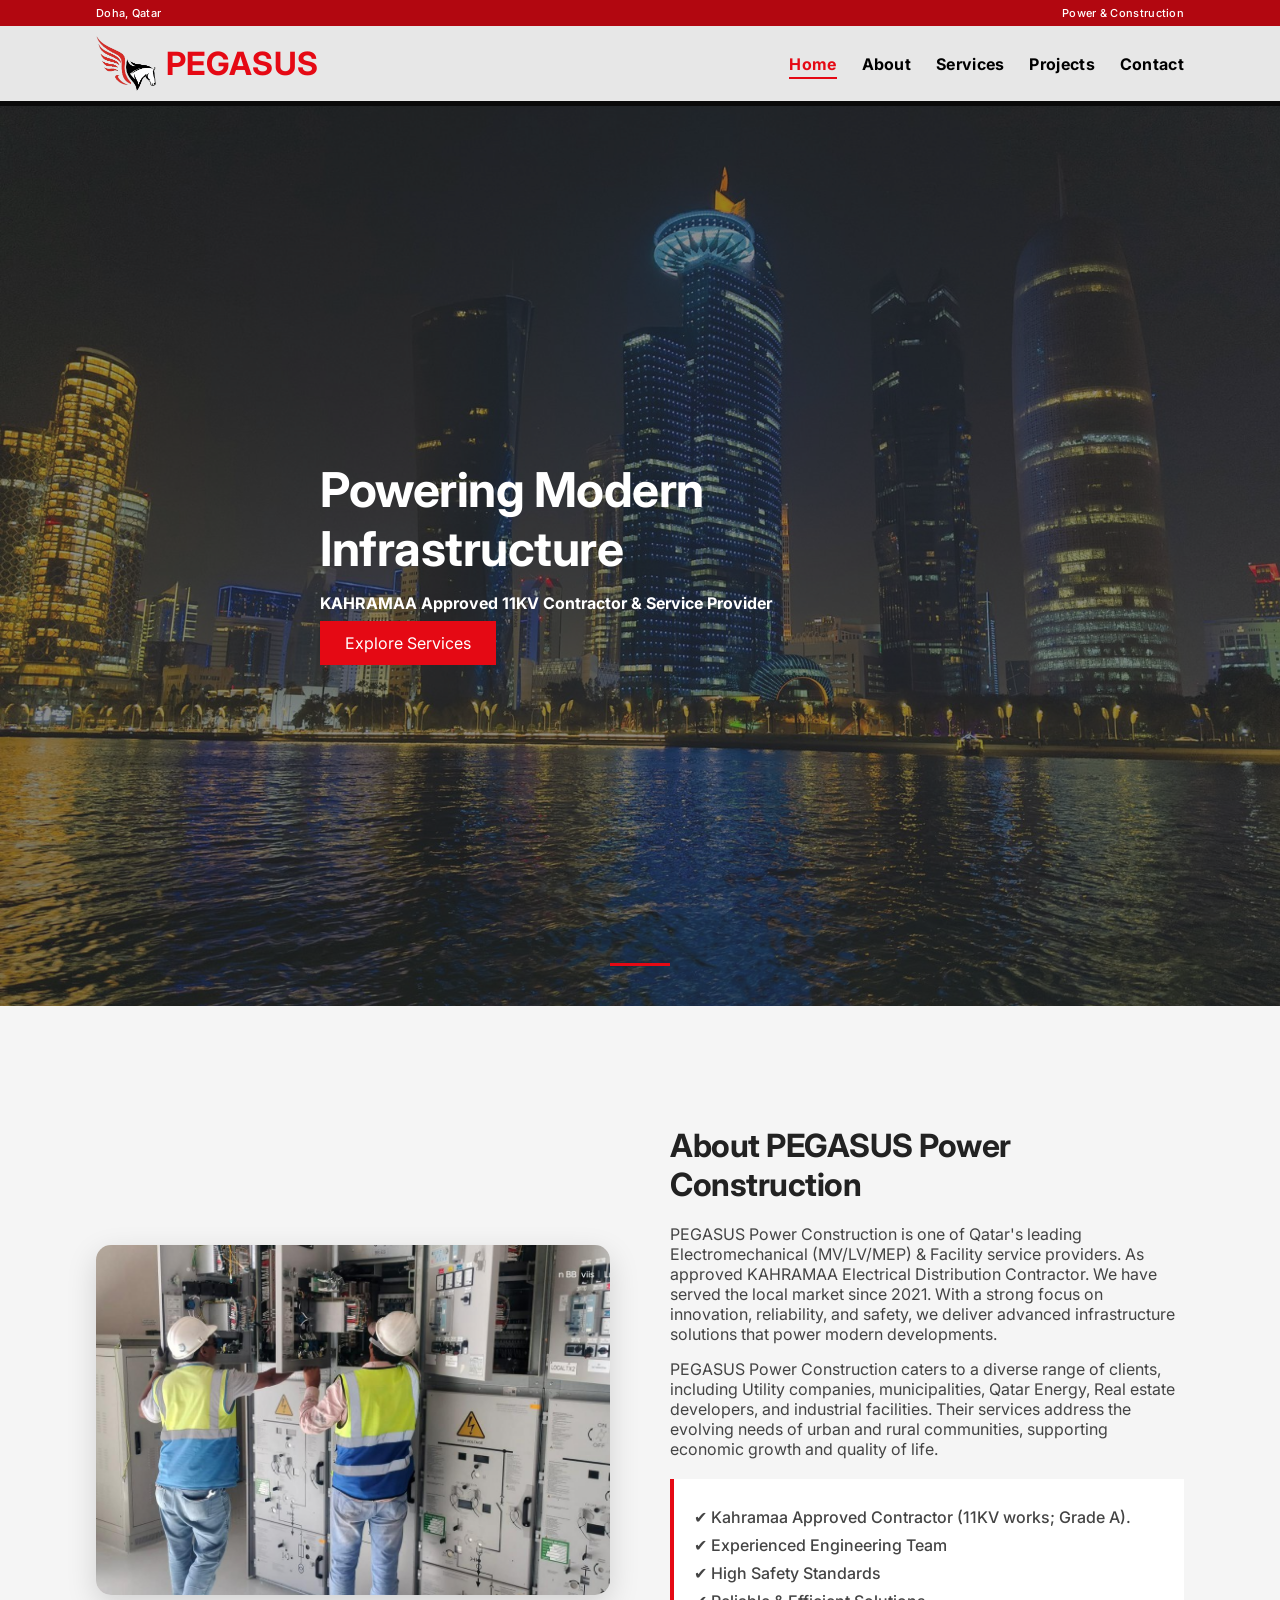
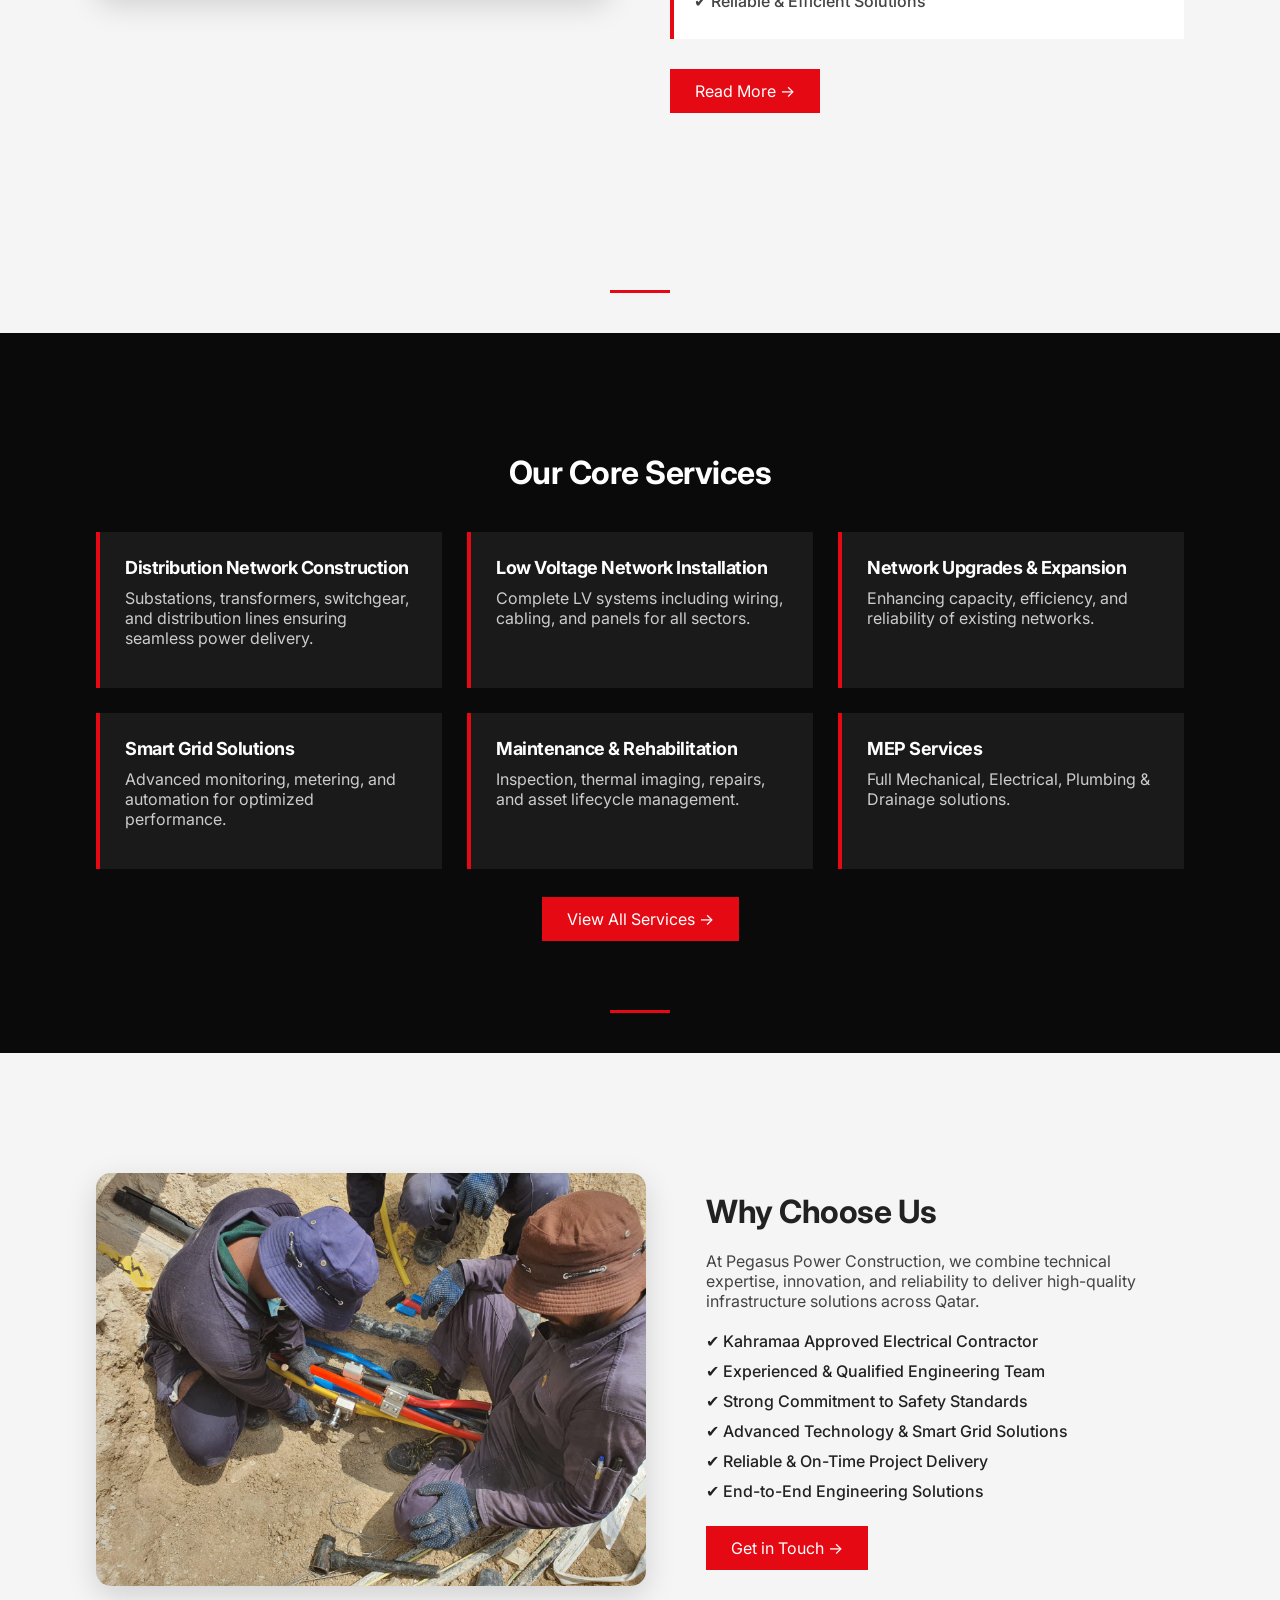
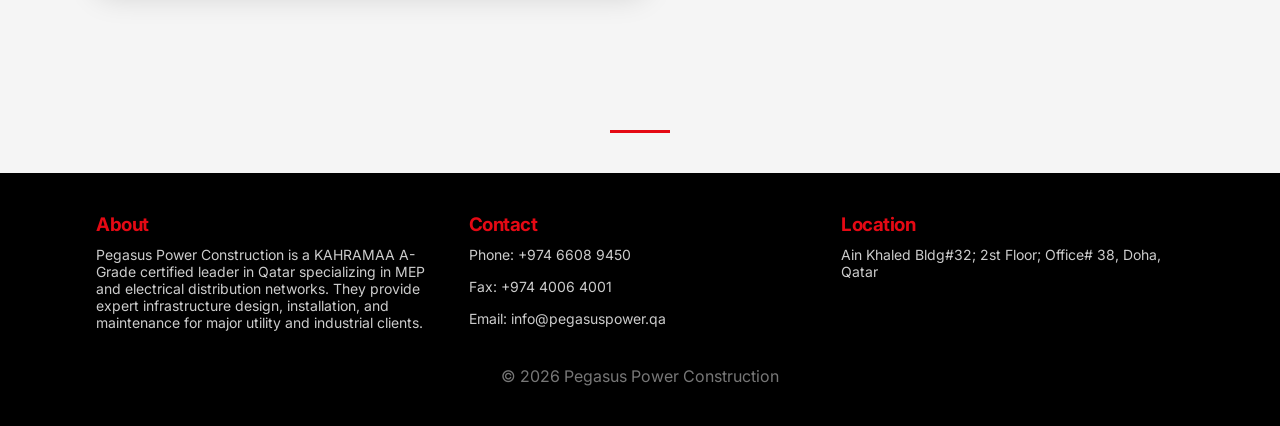
<file: index.html>
<!DOCTYPE html>
<html lang="en">
<head>
<meta charset="UTF-8">
<meta name="viewport" content="width=device-width, initial-scale=1.0">
<title>Pegasus Power Construction</title>
<link rel="icon" type="image/png" href="images/logo.png">
<link rel="preconnect" href="https://fonts.googleapis.com">
<link rel="preconnect" href="https://fonts.gstatic.com" crossorigin>
<link href="https://fonts.googleapis.com/css2?family=Inter:wght@400;500;600;700&display=swap" rel="stylesheet">
<link rel="stylesheet" href="style.css">

<style>
/* HERO */
.hero {
    height: 100vh;
    position: relative;
    background: url('images/hero.jpg') center/cover no-repeat; 
    display: flex;
    align-items: center;
}

/* GREY OVERLAY */
.hero::before {
    content: "";
    position: absolute;
    top: 0;
    left: 0;
    width: 100%;
    height: 100%;

    background: rgba(50, 50, 50, 0.5); 
}

.hero-content {
    position: relative;
    z-index: 2;
    width: 50%;
}

.hero h1 {
    font-size: 48px;
    margin-bottom: 15px;
}

.hero p {
    margin-bottom: 20px;
}

.btn {
    background: #e50914;
    padding: 12px 25px;
    text-decoration: none;
    color: white;
}

/* SECTIONS */
section {
    padding: 140px 0;
    min-height: 80vh;
    position: relative;
}

/* DIVIDER */
section::after {
    content: "";
    width: 60px;
    height: 3px;
    background: #e50914;
    position: absolute;
    bottom: 40px;
    left: 50%;
    transform: translateX(-50%);
}

/* ABOUT */
.about-home {
    background: #f5f5f5;
    padding: 120px 0;
    color: #222;
}

.about-home-content {
    display: flex;
    gap: 60px;
    align-items: center;
    flex-wrap: wrap;
    margin-bottom: 100px;
}

.about-image {
    flex: 1;
}

.image-wrapper {
    width: 100%;
    height: 350px; 
    border-radius: 15px;
    overflow: hidden;
    box-shadow: 0 10px 30px rgba(0,0,0,0.15);
}

.image-wrapper img {
    width: 100%;
    height: 100%;
    object-fit: cover; 
}

.about-text {
    flex: 1;
}

.about-text h2 {
    margin-bottom: 20px;
    font-size: 32px;
}

.about-text p {
    margin-bottom: 15px;
    color: #444;
}

.about-btn {
    display: inline-block;
    margin-top: 10px;
    padding: 12px 25px;
    background: #e50914;
    color: white;
    text-decoration: none;
}

.about-btn:hover {
    background: #b20710;
}

.about-highlight {
    background: white;
    padding: 20px;
    margin: 20px 0;
    border-left: 4px solid #e50914;
}

.about-highlight p {
    margin: 8px 0;
    font-weight: 500;
}

/* SERVICES */
.services-home {
    background: #0a0a0a;
    padding: 120px 0;
    text-align: center;
    color: white;
}

.services-title {
    font-size: 32px;
    margin-bottom: 40px;
}

/* GRID */
.services-grid {
    display: grid;
    grid-template-columns: repeat(3, 1fr); 
    gap: 25px;
}

/* CARD */
.service-card {
    background: #1a1a1a;
    padding: 25px;
    border-left: 4px solid #e50914;
    text-align: left;
    transition: 0.3s;
}

.service-card p {
    color: #ccc;
}

.service-card:hover {
    transform: translateY(-8px);
}

.service-card h3 {
    margin-bottom: 10px;
    font-size: 18px;
}



/* BUTTON */
.services-btn-container {
    margin-top: 40px;
}

.services-btn {
    padding: 12px 25px;
    background: #e50914;
    color: white;
    text-decoration: none;
}

.services-btn:hover {
    background: #b20710;
}

/* WHY CHOOSE US */
.why-home {
    background: #f5f5f5;
    padding: 120px 0;
    color: #222;
}

.why-content {
    display: flex;
    align-items: center;
    gap: 60px;
    flex-wrap: wrap;
}

/* IMAGE */
.why-image img {
    width: 100%;
    max-width: 550px;
    border-radius: 15px;
    box-shadow: 0 10px 30px rgba(0,0,0,0.15);
    transition: 0.4s;
}

.why-image img:hover {
    transform: scale(1.03);
}

/* TEXT */
.why-text {
    flex: 1;
}

.why-text h2 {
    font-size: 32px;
    margin-bottom: 20px;
}

.why-text p {
    margin-bottom: 20px;
    color: #444;
}

/* BULLETS */
.why-list {
    list-style: none;
    margin-bottom: 25px;
}

.why-list li {
    margin: 10px 0;
    font-weight: 500;
}

/* BUTTON */
.why-btn {
    display: inline-block;
    padding: 12px 25px;
    background: #e50914;
    color: white;
    text-decoration: none;
    transition: 0.3s;
}

.why-btn:hover {
    background: #b20710;
}

/* TEXT SPACING */
h2 {
    margin-bottom: 25px;
}

p {
    margin-bottom: 15px;
}

/* ─── MOBILE (page-specific only) ───────────── */
@media (max-width: 768px) {

    /* HERO */
    .hero-content {
        width: 90%;
    }

    .hero h1 {
        font-size: 28px;
    }

    /* ABOUT */
    .about-home-content {
        flex-direction: column;
    }

    /* SERVICES GRID */
    .services-grid {
        grid-template-columns: 1fr;
    }

    /* WHY */
    .why-content {
        flex-direction: column;
    }

    .why-image img {
        max-width: 100%;
    }
}
</style>

</head>
<body>

<div class="top-bar">
    <div class="container">
        <span>Doha, Qatar</span>
        <span>Power & Construction</span>
    </div>
</div>
<header id="header">
    <div class="container">
        <div class="logo-box">
            <img src="images/logo.png" alt="Pegasus Power Construction logo">
            <h1 class="logo-text">PEGASUS</h1>
        </div>

        <button class="nav-toggle" onclick="this.classList.toggle('active'); document.querySelector('nav').classList.toggle('open')">
            <span></span>
            <span></span>
            <span></span>
        </button>

        <nav>
            <ul>
                <li><a href="index.html" class="active">Home</a></li>
                <li><a href="about.html">About</a></li>
                <li><a href="services.html">Services</a></li>
                <li><a href="projects.html">Projects</a></li>
                <li><a href="contact.html">Contact</a></li>
            </ul>
        </nav>
    </div>
</header>

<section class="hero">
    <div class="container hero-content fade">
        <h1>Powering Modern Infrastructure</h1>
        <p><strong>KAHRAMAA Approved 11KV Contractor & Service Provider</strong></p>
        <a href="services.html" class="btn">Explore Services</a>
    </div>
</section>

<!-- ABOUT  -->
<section class="about-home">
    <div class="container about-home-content fade">

        <div class="about-image fade">
            <div class="image-wrapper">
                <img src="images/home1.jpeg" alt="Pegasus technicians working on high voltage switchgear panels on site">
            </div>
        </div>

        <div class="about-text fade">
            <h2>About PEGASUS Power Construction</h2>

            <p>
                PEGASUS Power Construction is one of Qatar's leading Electromechanical (MV/LV/MEP) & Facility service providers. As approved KAHRAMAA Electrical Distribution Contractor. We have served the local market since 2021.
                With a strong focus on innovation, reliability, and safety, we deliver advanced infrastructure solutions that power modern developments.
            </p>

            <p>
                PEGASUS Power Construction caters to a diverse range of clients, including Utility companies, municipalities, Qatar Energy, Real estate developers, and industrial facilities. Their services address the evolving needs of urban and rural communities, supporting economic growth and quality of life.
            </p>

            <!-- CHECKLIST -->
            <div class="about-highlight fade">
                <p>✔ Kahramaa Approved Contractor (11KV works; Grade A).</p>
                <p>✔ Experienced Engineering Team</p>
                <p>✔ High Safety Standards</p>
                <p>✔ Reliable & Efficient Solutions</p>
            </div>

            <a href="about.html" class="about-btn">Read More →</a>
        </div>

    </div>
</section>


<!-- SERVICES (DARK) -->
<section class="services-home">
    <div class="container fade">

        <h2 class="services-title">Our Core Services</h2>

        <div class="services-grid">

            <div class="service-card fade">
                <h3>Distribution Network Construction</h3>
                <p>Substations, transformers, switchgear, and distribution lines ensuring seamless power delivery.</p>
            </div>

            <div class="service-card fade">
                <h3>Low Voltage Network Installation</h3>
                <p>Complete LV systems including wiring, cabling, and panels for all sectors.</p>
            </div>

            <div class="service-card fade">
                <h3>Network Upgrades & Expansion</h3>
                <p>Enhancing capacity, efficiency, and reliability of existing networks.</p>
            </div>

            <div class="service-card fade">
                <h3>Smart Grid Solutions</h3>
                <p>Advanced monitoring, metering, and automation for optimized performance.</p>
            </div>

            <div class="service-card fade">
                <h3>Maintenance & Rehabilitation</h3>
                <p>Inspection, thermal imaging, repairs, and asset lifecycle management.</p>
            </div>

            <div class="service-card fade">
                <h3>MEP Services</h3>
                <p>Full Mechanical, Electrical, Plumbing & Drainage solutions.</p>
            </div>

        </div>

        <div class="services-btn-container fade">
            <a href="services.html" class="services-btn">View All Services →</a>
        </div>

    </div>
</section>

<!-- WHY CHOOSE US -->
<section class="why-home">
    <div class="container why-content">

        <!-- IMAGE -->
        <div class="why-image fade">
            <img src="images/WhyImage.jpeg" alt="Pegasus crew performing underground cable jointing at a construction site"> 
        </div>

        <!-- TEXT -->
        <div class="why-text fade">
            <h2>Why Choose Us</h2>

            <p>
                At Pegasus Power Construction, we combine technical expertise,
                innovation, and reliability to deliver high-quality infrastructure
                solutions across Qatar.
            </p>

            <!-- BULLET LIST -->
            <ul class="why-list">
                <li>✔ Kahramaa Approved Electrical Contractor</li>
                <li>✔ Experienced & Qualified Engineering Team</li>
                <li>✔ Strong Commitment to Safety Standards</li>
                <li>✔ Advanced Technology & Smart Grid Solutions</li>
                <li>✔ Reliable & On-Time Project Delivery</li>
                <li>✔ End-to-End Engineering Solutions</li>
            </ul>

            <a href="contact.html" class="why-btn">Get in Touch →</a>
        </div>

    </div>
</section>

<footer>
    <div class="container footer-container">
        <div class="footer-box">
            <h3>About</h3>
            <p>Pegasus Power Construction is a KAHRAMAA A-Grade certified leader in Qatar specializing in MEP and electrical distribution networks. They provide expert infrastructure design, installation, and maintenance for major utility and industrial clients.</p>
        </div>

        <div class="footer-box">
            <h3>Contact</h3>
            <p>Phone: +974 6608 9450</p>
            <p>Fax: +974 4006 4001</p>
            <p>Email: info@pegasuspower.qa</p>
        </div>

        <div class="footer-box">
            <h3>Location</h3>
            <p>Ain Khaled Bldg#32; 2st Floor; Office# 38, Doha, Qatar</p>
        </div>
    </div>

    <div class="footer-bottom">
        © 2026 Pegasus Power Construction
    </div>
</footer>

<script src="script.js"></script>

</body>
</html>
</file>
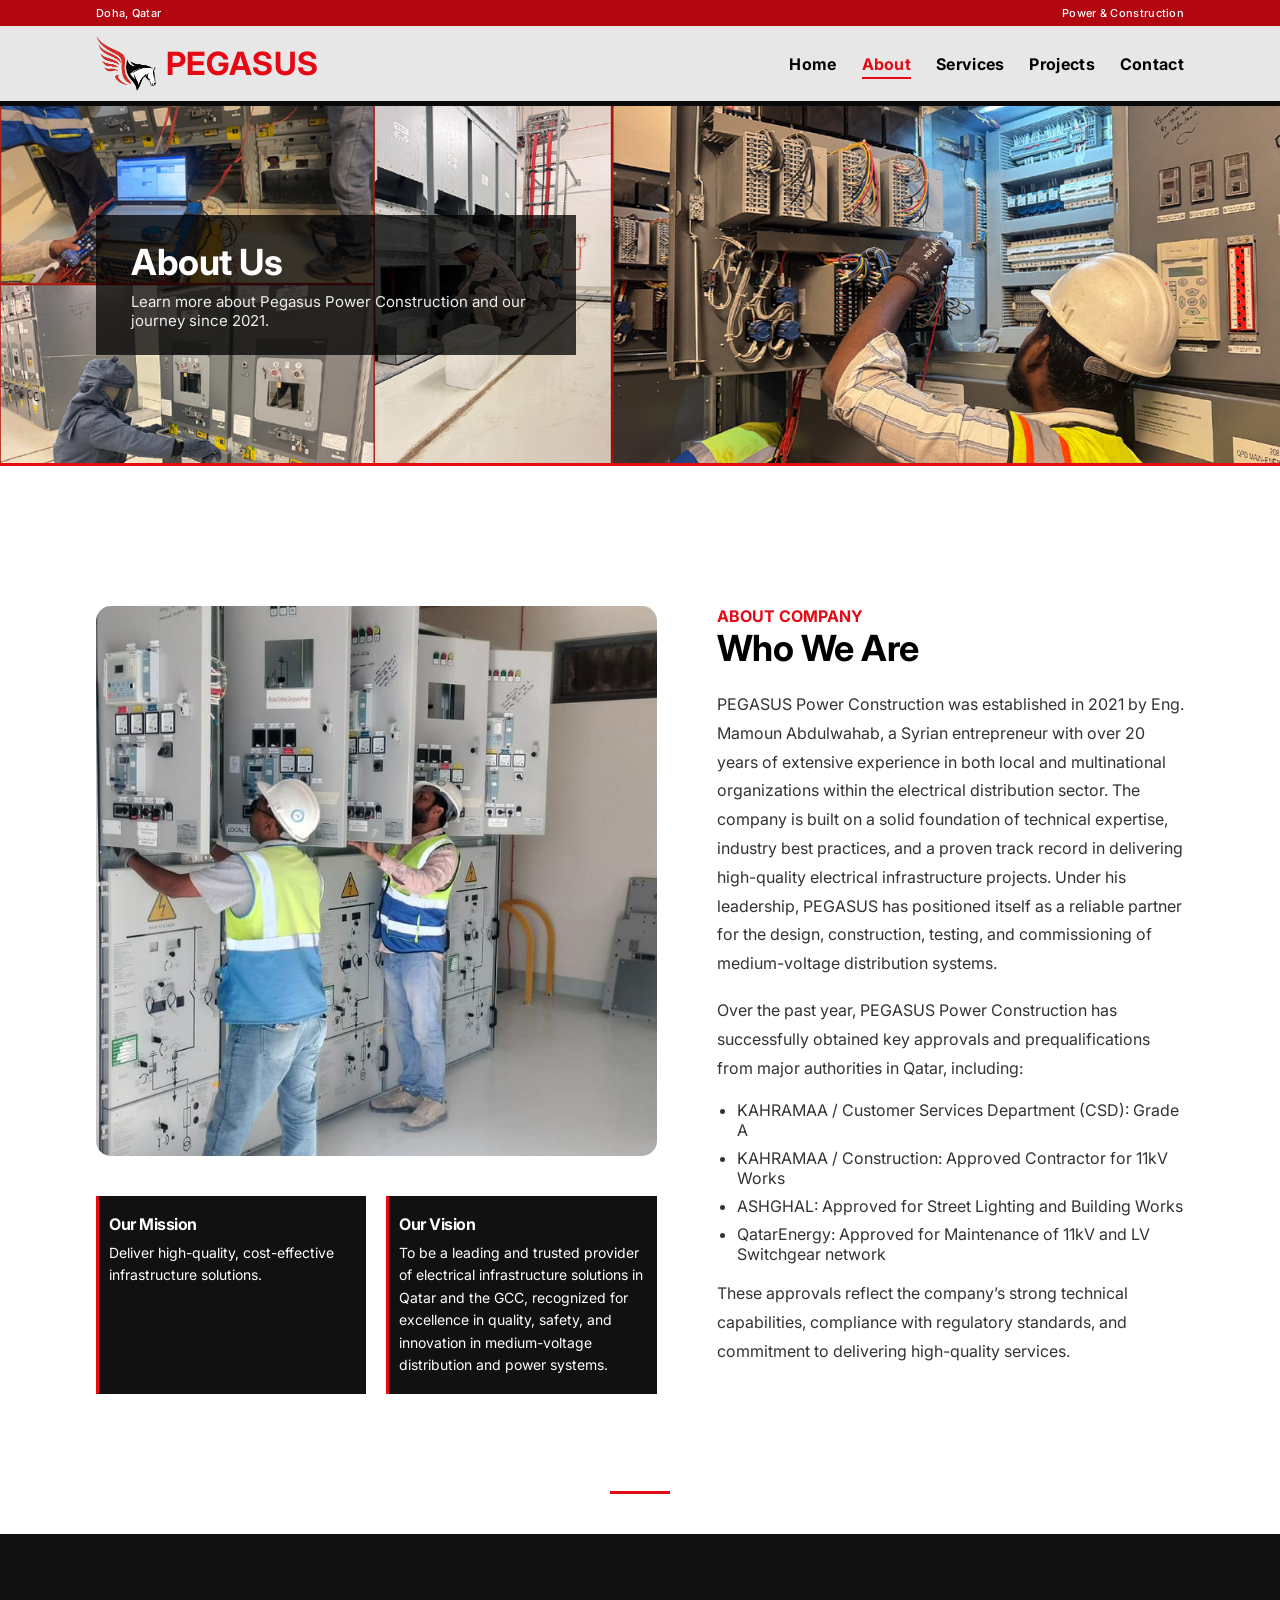
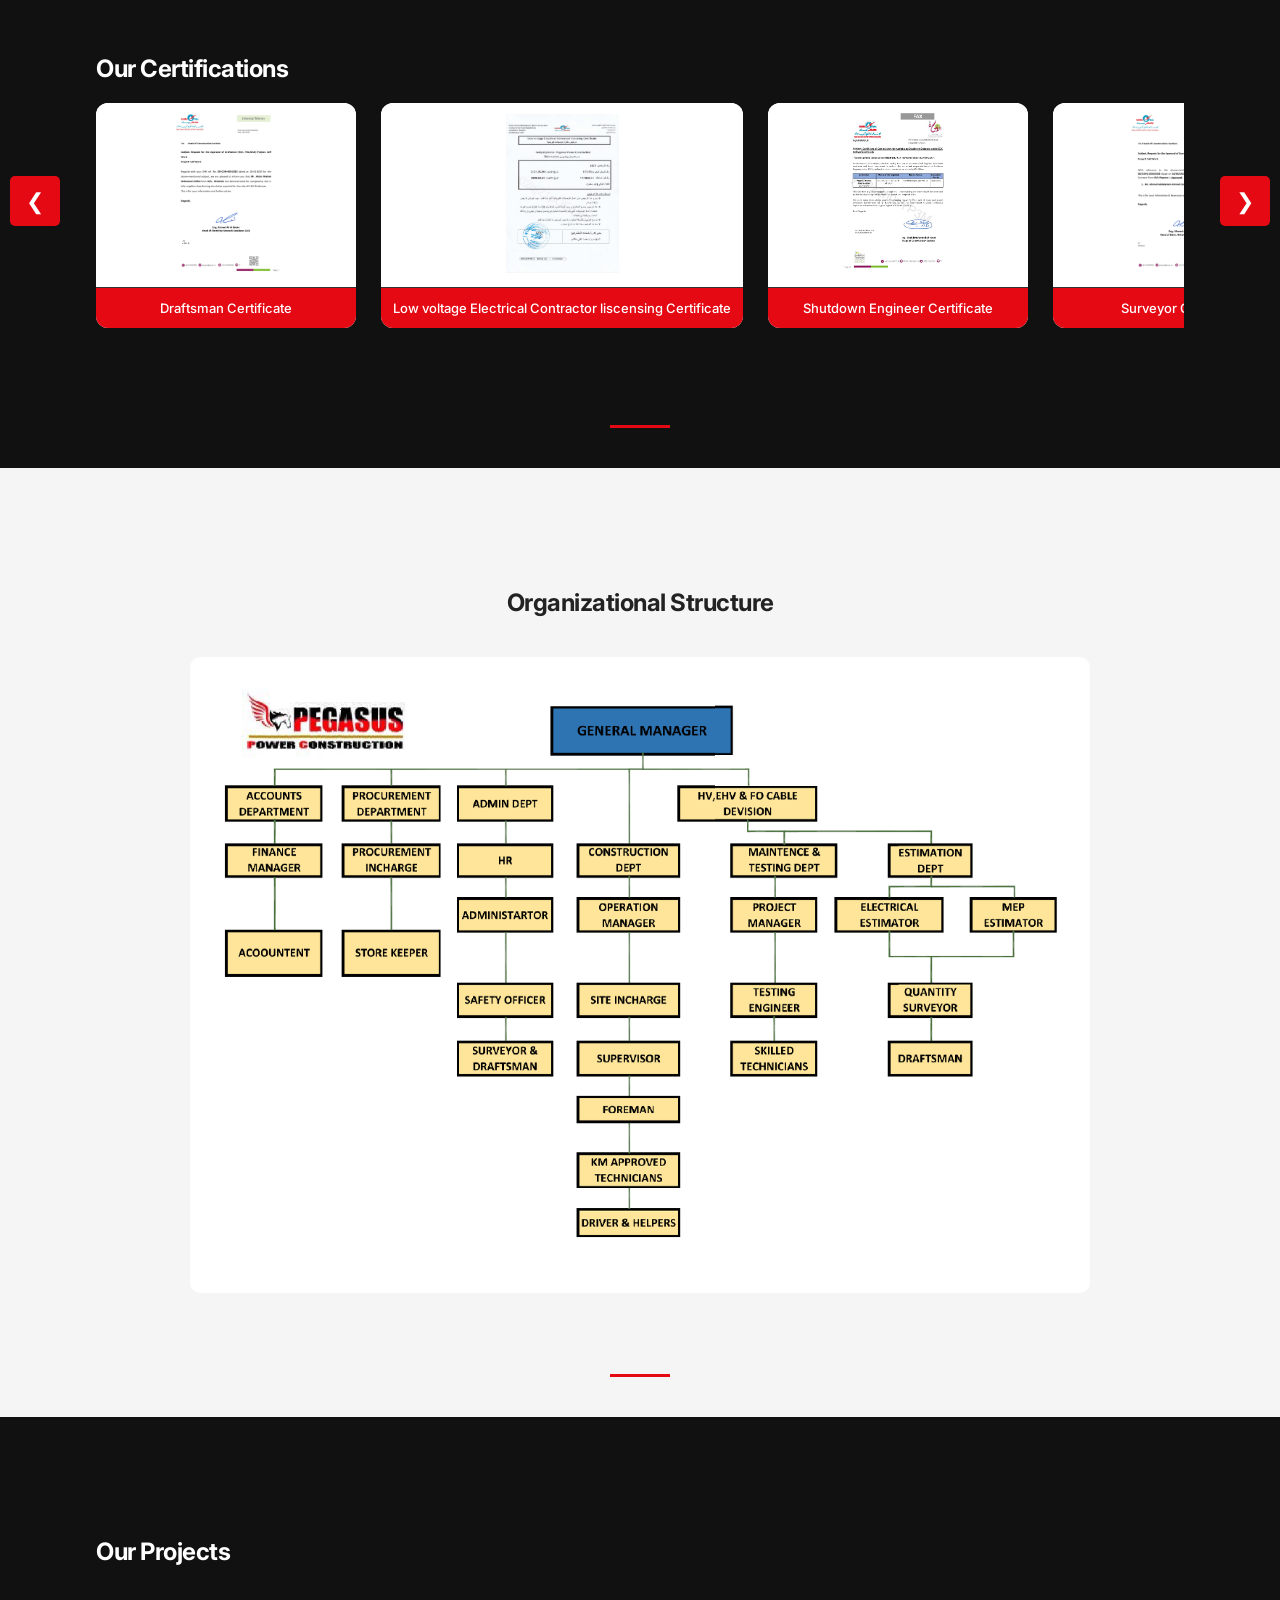
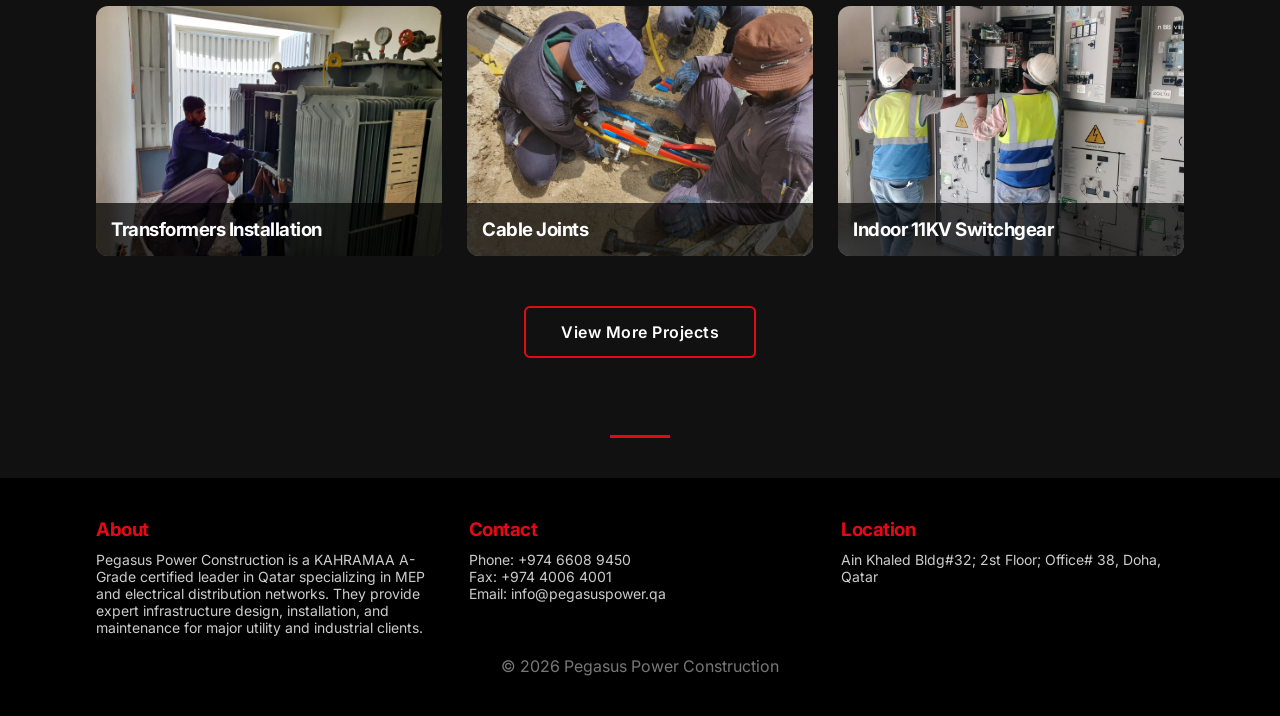
<file: about.html>
<!DOCTYPE html>
<html lang="en">
<head>
<meta charset="UTF-8">
<meta name="viewport" content="width=device-width, initial-scale=1.0">
<title>About - Pegasus Power Construction</title>
<link rel="icon" type="image/png" href="images/logo.png">
<link rel="preconnect" href="https://fonts.googleapis.com">
<link rel="preconnect" href="https://fonts.gstatic.com" crossorigin>
<link href="https://fonts.googleapis.com/css2?family=Inter:wght@400;500;600;700&display=swap" rel="stylesheet">
<link rel="stylesheet" href="style.css">

<style>

/* SECTIONS */
section {
    padding: 120px 0;
}

.about-section {
    background: #ffffff;
    padding: 140px 0;
}

.about-image {
    display: flex;
    flex-direction: column;
}

.about-main {
    display: grid;
    grid-template-columns: 1.2fr 1fr;
    gap: 60px;
}

.about-main img {
    width: 100%;
    height: 550px;
    object-fit: cover;
    border-radius: 15px;
    margin-bottom: 25px; 
}


.image-boxes {
    display: flex;
    gap: 20px;            
    margin-top: 15px;     
}

.image-boxes .box {
    background: #111;
    padding: 18px 10px;   
    border-left: 3px solid #e50914;
    color: white;
    transition: 0.3s;
}

.image-boxes .box h3 {
    font-size: 16px;
    margin-bottom: 8px;
}

.image-boxes .box p {
    font-size: 14px;
    color: #ffffff;
    line-height: 1.6;
}

.image-boxes .box:hover {
    background: #1a1a1a;
    transform: translateX(5px);
}

/* TEXT */
.about-text {
    color: #000;
    max-width: 520px;   
}

.about-text h2 {
    font-size: 36px;
    margin-bottom: 20px;
}

.about-text p {
    font-size: 16px;
    line-height: 1.8;   
    margin-bottom: 18px;
    color: #333;
}

.about-list {
    margin: 15px 0;
    padding-left: 20px;
}

.about-list li {
    margin-bottom: 8px;
    color: #333;
}


/* MISSION / VISION */
.mission-section {
    background: #f5f5f5;
    padding: 80px 0;
}

.split {
    display: flex;
    gap: 40px;
    flex-wrap: wrap;
    justify-content: center;
}

.box {
    flex: 1;
    background: #111;
    padding: 30px;
    border-left: 4px solid #e50914;
    color: white;
    max-width: 500px;
}

/* CERTIFICATES */
.certificates {
    background: #111;
    overflow: hidden;
}

.cert-controls {
    position: absolute;
    top: 50%;
    left: 0;
    width: 100%;
    display: flex;
    justify-content: space-between;
    transform: translateY(-50%);
    z-index: 10; 
    pointer-events: none;
}

.cert-controls button {
    pointer-events: all;
    background: rgba(0,0,0,0.8);
    color: white;
    border: none;
    font-size: 22px;
    padding: 12px 16px;
    cursor: pointer;
    transition: 0.3s;
    border-radius: 5px;
}

.cert-controls button:first-child {
    margin-left: 10px;
}

.cert-controls button:last-child {
    margin-right: 10px;
}

.cert-controls button:hover {
    background: #e50914;
}

.cert-controls {
    position: absolute;
    top: 50%;
    left: 0;
    width: 100%;
    display: flex;
    justify-content: space-between;
    transform: translateY(-50%);
    z-index: 10; 
    pointer-events: none;
}

.cert-controls button {
    pointer-events: all;
    background: #e50914;
    color: white;
    border: none;
    font-size: 22px;
    padding: 12px 16px;
    cursor: pointer;
    transition: 0.3s;
    border-radius: 5px;
}


.cert-controls button:first-child {
    margin-left: 10px;
}

.cert-controls button:last-child {
    margin-right: 10px;
}

.cert-controls button:hover {
    background: #b20710;
}

.cert-carousel {
    display: flex;
    gap: 25px;
    overflow-x: hidden;
    padding: 20px 0;
    scroll-behavior: smooth;
}

.cert-carousel::-webkit-scrollbar {
    height: 6px;
}

.cert-carousel::-webkit-scrollbar-thumb {
    background: #e50914;
    border-radius: 10px;
}

/* CERT CARD */
.cert-item {
    min-width: 260px;  
    background: #fff;
    border-radius: 12px;
    overflow: hidden;
    flex-shrink: 0;
    transition: 0.3s;
}

.cert-item img {
    width: 100%;
    height: 180px;      
    object-fit: contain;
    background: #fff;
    padding: 10px;
}

.cert-item p {
    background: #e50914;   
    color: #ffffff;        
    padding: 12px;
    font-size: 13px;
    text-align: center;
    font-weight: 500;
    border-top: 1px solid #333;
}


.cert-item:hover {
    transform: translateY(-5px);
    background: #b20710;
}

/* HIERARCHY IMAGE */
.hierarchy {
    background: #f5f5f5;
    color: #222;
    text-align: center;
}

.hierarchy-img img {
    width: 100%;
    max-width: 900px;
    margin-top: 40px;
    border-radius: 10px;
}

/* PROJECTS */
.projects {
    background: #111;
}

.project-grid {
    display: grid;
    grid-template-columns: repeat(auto-fit, minmax(280px, 1fr));
    gap: 25px;
    margin-top: 40px;
}


.project {
    position: relative;
    overflow: hidden;
    border-radius: 12px;
    height: 250px; 
}


.project img {
    width: 100%;
    height: 250px;        
    object-fit: cover;    
    display: block;
    transition: 0.5s;
}


.project:hover img {
    transform: scale(1.1);
}

/* OVERLAY */
.project-overlay {
    position: absolute;
    bottom: 0;
    width: 100%;
    background: rgba(0,0,0,0.7);
    padding: 15px;
    color: white;
}

.role {
    background: white;
    padding: 20px;
    text-align: center;
    border-left: 4px solid #e50914;
    box-shadow: 0 5px 15px rgba(0,0,0,0.1);
}

.project-desc {
    background: #1a1a1a;
    padding: 15px;
    font-size: 14px;
    color: #ccc;
    border-top: 1px solid #333;
}

.projects-btn {
    text-align: center;
    margin-top: 50px;
}

.projects-btn a {
    display: inline-block;
    padding: 14px 35px;
    background: transparent;
    border: 2px solid #e50914;
    color: #fff;
    text-decoration: none;
    font-weight: 600;
    letter-spacing: 0.5px;
    transition: 0.3s;
    border-radius: 6px;
}

.projects-btn a:hover {
    background: #e50914;
    color: #fff;
    transform: translateY(-2px);
}

@media (max-width: 768px) {

    /* ABOUT MAIN GRID */
    .about-main {
        grid-template-columns: 1fr;
    }

    .about-main img {
        height: 300px;
    }

    .about-text {
        max-width: 100%;
    }

    /* MISSION/VISION BOXES */
    .image-boxes {
        flex-direction: column;
    }

    /* CERTIFICATES */
    .cert-item {
        min-width: 200px;
    }

    /* PROJECTS GRID */
    .project-grid {
        grid-template-columns: 1fr;
    }
}

</style>

</head>

<body>

<div class="top-bar">
    <div class="container">
        <span>Doha, Qatar</span>
        <span>Power & Construction</span>
    </div>
</div>
<header id="header">
    <div class="container">
        <div class="logo-box">
            <img src="images/logo.png" alt="Pegasus Power Construction logo">
            <h1 class="logo-text">PEGASUS</h1>
        </div>

        <button class="nav-toggle" onclick="this.classList.toggle('active'); document.querySelector('nav').classList.toggle('open')">
            <span></span>
            <span></span>
            <span></span>
        </button>

        <nav>
            <ul>
                <li><a href="index.html">Home</a></li>
                <li><a href="about.html" class="active">About</a></li>
                <li><a href="services.html">Services</a></li>
                <li><a href="projects.html">Projects</a></li>
                <li><a href="contact.html">Contact</a></li>
            </ul>
        </nav>
    </div>
</header>

<!-- HERO -->
<section class="page-hero">
    <div class="container">
        <div class="hero-text-box">
            <h1>About Us</h1>
            <p>Learn more about Pegasus Power Construction and our journey since 2021.</p>
        </div>
    </div>
</section>

<!-- MAIN ABOUT -->
<section class="about-section">
    <div class="container about-main fade">
        <div class="about-image">
            <img src="images/aboutImage.jpeg" alt="Pegasus team on an electrical infrastructure project site">

            <div class="image-boxes">
                <div class="box">
                    <h3>Our Mission</h3>
                    <p>
                    Deliver high-quality, cost-effective infrastructure solutions.
                    </p>
                </div>

                <div class="box">
                    <h3>Our Vision</h3>
                    <p>
                        To be a leading and trusted provider of electrical infrastructure solutions in Qatar and the GCC, recognized for excellence in quality, safety, and innovation in medium-voltage distribution and power systems.  
                    </p>
                </div>
            </div>
        </div>
        <div class="about-text">
            <span style="color:#e50914; font-weight:bold;">ABOUT COMPANY</span>
            <h2>Who We Are</h2>
            <p>
                PEGASUS Power Construction was established in 2021 by Eng. Mamoun Abdulwahab, a Syrian entrepreneur with over 20 years of extensive experience in both local and multinational organizations within the electrical distribution sector.
                The company is built on a solid foundation of technical expertise, industry best practices, and a proven track record in delivering high-quality electrical infrastructure projects. Under his leadership, PEGASUS has positioned itself as a reliable partner for the design, construction, testing, and commissioning of medium-voltage distribution systems.
            </p>
            <p>
                Over the past year, PEGASUS Power Construction has successfully obtained key approvals and prequalifications from major authorities in Qatar, including:
            </p>

            <ul class="about-list">
                <li>KAHRAMAA / Customer Services Department (CSD): Grade A</li>
                <li>KAHRAMAA / Construction: Approved Contractor for 11kV Works</li>
                <li>ASHGHAL: Approved for Street Lighting and Building Works</li>
                <li>QatarEnergy: Approved for Maintenance of 11kV and LV Switchgear network</li>
            </ul>

            <p>
                These approvals reflect the company’s strong technical capabilities, compliance with regulatory standards, and commitment to delivering high-quality services.
            </p>
        </div>
    </div>
</section>

<!-- CERTIFICATES -->
<section class="certificates fade">
    <div class="container">
        <h2>Our Certifications</h2>

        <div class="cert-controls">
            <button onclick="slideLeft()">&#10094;</button>
            <button onclick="slideRight()">&#10095;</button>
        </div>

        <div class="cert-carousel">

            <div class="cert-item">
                <img src="images/DraftsmanCert.png" alt="Draftsman Certificate">
                <p>Draftsman Certificate</p>
            </div>

            <div class="cert-item">
                <img src="images/LowVoltageCert.png" alt="Low Voltage Electrical Contractor Licensing Certificate">
                <p>Low voltage Electrical Contractor liscensing Certificate</p>
            </div>

            <div class="cert-item">
                <img src="images/ShutDownEngineerCert.png" alt="Shutdown Engineer Certificate">
                <p>Shutdown Engineer Certificate</p>
            </div>

            <div class="cert-item">
                <img src="images/SurveyorCert.png" alt="Surveyor Certificate">
                <p>Surveyor Certificate</p>
            </div>

            <div class="cert-item">
                <img src="images/HSEApprovalCert.png" alt="HSE Approval Certificate from Kahramaa">
                <p>HSE Approval from Kahramaa</p>
            </div>

            <div class="cert-item">
                <img src="images/ISO140012015.jpeg" alt="ISO 14001:2015 Certification">
                <p>ISO 14001:2015 Certification</p>
            </div>

            <div class="cert-item">
                <img src="images/ISO450012018.jpeg" alt="ISO 45001:2018 Certification">
                <p>ISO 45001:2018 Certification</p>
            </div>

            <div class="cert-item">
                <img src="images/ISO90012015.jpeg" alt="ISO 9001:2015 Certification">
                <p>ISO 9001:2015 Certification</p>
            </div>

            <div class="cert-item">
                <img src="images/Contractors.jpg" alt="KAHRAMAA Approved Contractor certificate">
                <p>KAHRAMAA Contractor</p>
            </div>

            <div class="cert-item">
                <a href="docs/kahramaa-circular-19-2026.pdf" target="_blank">
                    <img src="images/kahramaa-circular-1.jpg" alt="KAHRAMAA Circular No. 19/2026 - Environmental Assessment and Permitting Requirements">
                </a>
                <p>KAHRAMAA Circular No. 19/2026</p>
            </div>
        </div>
    </div>
</section>


<!-- ORGANIZATIONAL STRUCTURE (IMAGE) -->
<section class="hierarchy fade">
    <div class="container">
        <h2>Organizational Structure</h2>

        <div class="hierarchy-img">
            <img src="images/organizationalChart.png" alt="Pegasus Power Construction organizational chart"> 
        </div>
    </div>
</section>

<!-- PROJECT PORTFOLIO -->
<section class="projects fade">
    <div class="container">
        <h2>Our Projects</h2>

        <div class="project-grid">

            <div class="project">
                <img src="images/TransformerInstallation.jpeg" alt="Transformer installation project">
                <div class="project-overlay">
                    <h3>Transformers Installation</h3>
                </div>
            </div>

            <div class="project">
                <img src="images/CableJoints.jpeg" alt="Cable joints project">
                <div class="project-overlay">
                    <h3>Cable Joints</h3>
                </div>
            </div>

            <div class="project">
                <img src="images/Indoor11KVSwitchgear.jpeg" alt="Indoor 11KV switchgear project">
                <div class="project-overlay">
                    <h3>Indoor 11KV Switchgear</h3>
                </div>
            </div>

        </div>

        <div class="projects-btn">
            <a href="projects.html">View More Projects</a>
        </div>

    </div>
</section>

<!-- FOOTER -->
<footer>
    <div class="container footer-container">
        <div class="footer-box">
            <h3>About</h3>
            <p>Pegasus Power Construction is a KAHRAMAA A-Grade certified leader in Qatar specializing in MEP and electrical distribution networks. They provide expert infrastructure design, installation, and maintenance for major utility and industrial clients.</p>
        </div>

        <div class="footer-box">
            <h3>Contact</h3>
            <p>Phone: +974 6608 9450</p>
            <p>Fax: +974 4006 4001</p>
            <p>Email: info@pegasuspower.qa</p>
        </div>

        <div class="footer-box">
            <h3>Location</h3>
            <p>Ain Khaled Bldg#32; 2st Floor; Office# 38, Doha, Qatar</p>
        </div>
    </div>

    <div class="footer-bottom">
        © 2026 Pegasus Power Construction
    </div>
</footer>

<script src="script.js"></script>

<script>
document.querySelectorAll('.cert-item img').forEach(img => {
    img.addEventListener('click', () => {
        const overlay = document.createElement('div');
        overlay.style.position = 'fixed';
        overlay.style.top = 0;
        overlay.style.left = 0;
        overlay.style.width = '100%';
        overlay.style.height = '100%';
        overlay.style.background = 'rgba(0,0,0,0.9)';
        overlay.style.display = 'flex';
        overlay.style.alignItems = 'center';
        overlay.style.justifyContent = 'center';
        overlay.style.zIndex = 9999;

        const fullImg = document.createElement('img');
        fullImg.src = img.src;
        fullImg.style.maxWidth = '90%';
        fullImg.style.maxHeight = '90%';
        fullImg.style.borderRadius = '10px';

        overlay.appendChild(fullImg);

        overlay.onclick = () => overlay.remove();

        document.body.appendChild(overlay);
    });
});
</script>

<script>
const carousel = document.querySelector('.cert-carousel');

function slideRight() {
    carousel.scrollBy({ left: 300, behavior: 'smooth' });
}

function slideLeft() {
    carousel.scrollBy({ left: -300, behavior: 'smooth' });
}

// Auto-slide the carousel, pausing while the user is hovering over it
let autoSlide = setInterval(() => {
    carousel.scrollBy({ left: 300, behavior: 'smooth' });
}, 3000);

carousel.addEventListener('mouseenter', () => {
    clearInterval(autoSlide);
});

carousel.addEventListener('mouseleave', () => {
    autoSlide = setInterval(() => {
        carousel.scrollBy({ left: 300, behavior: 'smooth' });
    }, 3000);
});
</script>

</body>
</html>
</file>
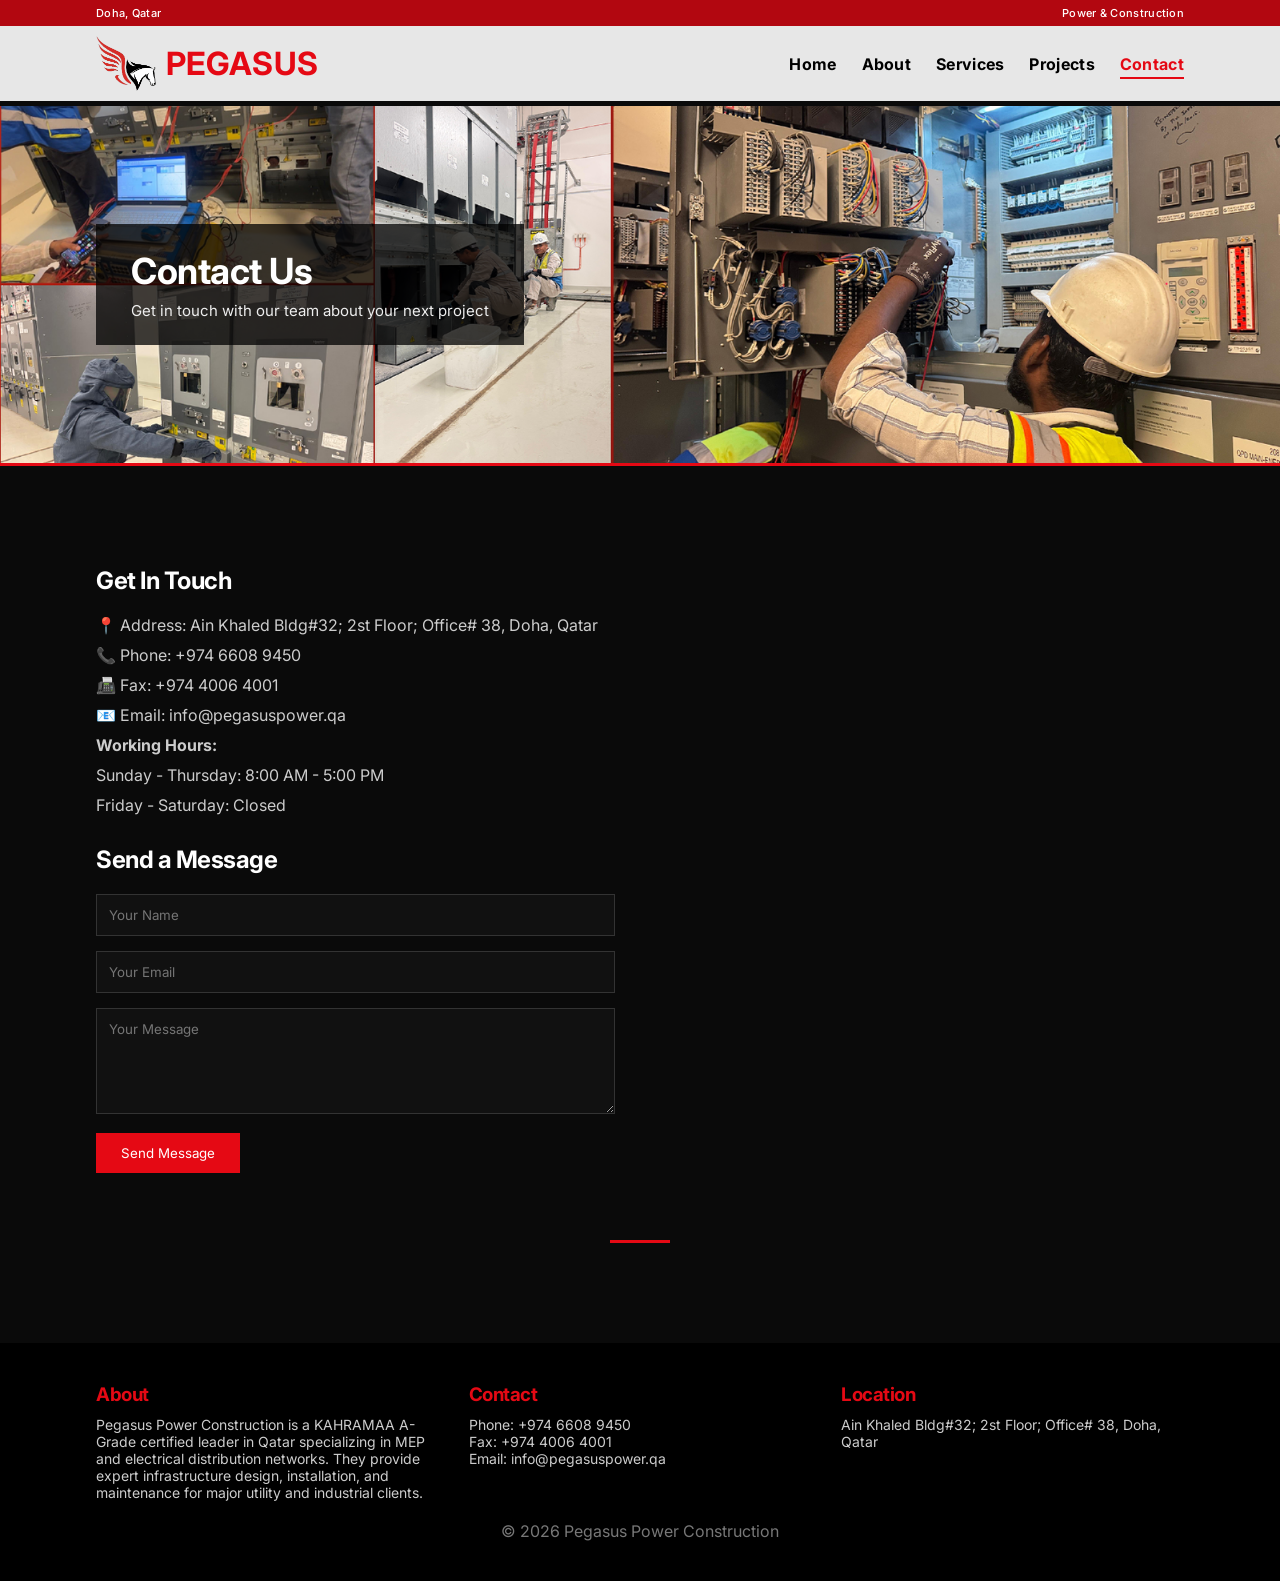
<file: contact.html>
<!DOCTYPE html>
<html lang="en">
<head>
<meta charset="UTF-8">
<meta name="viewport" content="width=device-width, initial-scale=1.0">
<title>Contact - Pegasus Power Construction</title>
<link rel="icon" type="image/png" href="images/logo.png">
<link rel="preconnect" href="https://fonts.googleapis.com">
<link rel="preconnect" href="https://fonts.gstatic.com" crossorigin>
<link href="https://fonts.googleapis.com/css2?family=Inter:wght@400;500;600;700&display=swap" rel="stylesheet">
<link rel="stylesheet" href="style.css">

<style>

/* SECTION SPACING */
section {
    padding: 100px 0;
}

/* CONTACT LAYOUT */
.contact-wrapper {
    display: flex;
    gap: 50px;
    flex-wrap: wrap;
}

/* LEFT SIDE */
.contact-info {
    flex: 1;
}

.contact-info h2 {
    margin-bottom: 20px;
}

.contact-info p {
    margin-bottom: 10px;
    color: #ccc;
}

/* FORM */
.contact-form {
    margin-top: 30px;
}

.contact-form input,
.contact-form textarea {
    width: 100%;
    padding: 12px;
    margin-bottom: 15px;
    background: #111;
    border: 1px solid #333;
    color: white;
}

.contact-form button {
    background: #e50914;
    border: none;
    padding: 12px 25px;
    color: white;
    cursor: pointer;
}

#form-status {
    margin-top: 10px;
    font-size: 14px;
}

#form-status.success {
    color: #4caf50;
}

#form-status.error {
    color: #e50914;
}

/* RIGHT SIDE (MAP) */
.map {
    flex: 1;
}

.map iframe {
    width: 100%;
    height: 100%;
    min-height: 400px;
    border: none;
}

/* FOOTER (page-specific override) */
footer {
    margin-top: 60px;
}

@media (max-width: 768px) {

    /* CONTACT LAYOUT */
    .contact-wrapper {
        flex-direction: column;
    }

    .map iframe {
        min-height: 300px;
    }
}
</style>

</head>

<body>

<div class="top-bar">
    <div class="container">
        <span>Doha, Qatar</span>
        <span>Power & Construction</span>
    </div>
</div>
<header id="header">
    <div class="container">
        <div class="logo-box">
            <img src="images/logo.png" alt="Pegasus Power Construction logo">
            <h1 class="logo-text">PEGASUS</h1>
        </div>

        <button class="nav-toggle" onclick="this.classList.toggle('active'); document.querySelector('nav').classList.toggle('open')">
            <span></span>
            <span></span>
            <span></span>
        </button>

        <nav>
            <ul>
                <li><a href="index.html">Home</a></li>
                <li><a href="about.html">About</a></li>
                <li><a href="services.html">Services</a></li>
                <li><a href="projects.html">Projects</a></li>
                <li><a href="contact.html" class="active">Contact</a></li>
            </ul>
        </nav>
    </div>
</header>

<!-- HERO -->
<section class="page-hero">
    <div class="container">
        <div class="hero-text-box">
            <h1>Contact Us</h1>
            <p>Get in touch with our team about your next project</p>
        </div>
    </div>
</section>

<!-- CONTACT -->
<section>
    <div class="container contact-wrapper">

        <!-- LEFT -->
        <div class="contact-info">
            <h2>Get In Touch</h2>

            <p>📍 Address: Ain Khaled Bldg#32; 2st Floor; Office# 38, Doha, Qatar</p>
            <p>📞 Phone: +974 6608 9450</p>
            <p>📠 Fax: +974 4006 4001</p>
            <p>📧 Email: info@pegasuspower.qa</p>

            <p><strong>Working Hours:</strong></p>
            <p>Sunday - Thursday: 8:00 AM - 5:00 PM</p>
            <p>Friday - Saturday: Closed</p>

            <!-- FORM -->
            <div class="contact-form">
                <h2>Send a Message</h2>

                <form id="contact-form" action="https://formspree.io/f/xwlkonrq" method="POST">
                    <input type="text" name="name" placeholder="Your Name" required>
                    <input type="email" name="email" placeholder="Your Email" required>
                    <textarea name="message" rows="5" placeholder="Your Message" required></textarea>

                    <!-- Honeypot spam trap -->
                    <input type="text" name="_gotcha" style="display:none" tabindex="-1" autocomplete="off">

                    <button type="submit">Send Message</button>
                </form>
<p id="form-status"></p>
            </div>
        </div>

        <!-- RIGHT -->
        <div class="map">
            <iframe src="https://www.google.com/maps/embed?pb=!1m18!1m12!1m3!1d3609.163776668262!2d51.44399293847702!3d25.23140817482315!2m3!1f0!2f0!3f0!3m2!1i1024!2i768!4f13.1!3m3!1m2!1s0x3e45c58157eb11d3%3A0x892840a3e27e3335!2sPEGASUS%20POWER%20CONSTRUCTION!5e0!3m2!1sen!2suk!4v1775216901342!5m2!1sen!2suk" width="600" height="450" style="border:0;" allowfullscreen="" loading="lazy" referrerpolicy="no-referrer-when-downgrade"></iframe>
        </div>

    </div>
</section>

<!-- FOOTER -->
<footer>
    <div class="container footer-container">
        <div class="footer-box">
            <h3>About</h3>
            <p>Pegasus Power Construction is a KAHRAMAA A-Grade certified leader in Qatar specializing in MEP and electrical distribution networks. They provide expert infrastructure design, installation, and maintenance for major utility and industrial clients.</p>
        </div>

        <div class="footer-box">
            <h3>Contact</h3>
            <p>Phone: +974 6608 9450</p>
            <p>Fax: +974 4006 4001</p>
            <p>Email: info@pegasuspower.qa</p>
        </div>

        <div class="footer-box">
            <h3>Location</h3>
            <p>Ain Khaled Bldg#32; 2st Floor; Office# 38, Doha, Qatar</p>
        </div>
    </div>

    <div class="footer-bottom">
        © 2026 Pegasus Power Construction
    </div>
</footer>

<script src="script.js"></script>

<script>
const contactForm = document.getElementById('contact-form');
const formStatus = document.getElementById('form-status');

contactForm.addEventListener('submit', async (e) => {
    e.preventDefault();
    const data = new FormData(contactForm);

    try {
        const response = await fetch(contactForm.action, {
            method: 'POST',
            body: data,
            headers: { 'Accept': 'application/json' }
        });

        if (response.ok) {
            formStatus.textContent = "Thanks — your message has been sent. We'll get back to you soon.";
            formStatus.className = 'success';
            contactForm.reset();
        } else {
            formStatus.textContent = "Something went wrong. Please try again or email us directly.";
            formStatus.className = 'error';
        }
    } catch (error) {
        formStatus.textContent = "Something went wrong. Please try again or email us directly.";
        formStatus.className = 'error';
    }
});
</script>

</body>
</html>
</file>
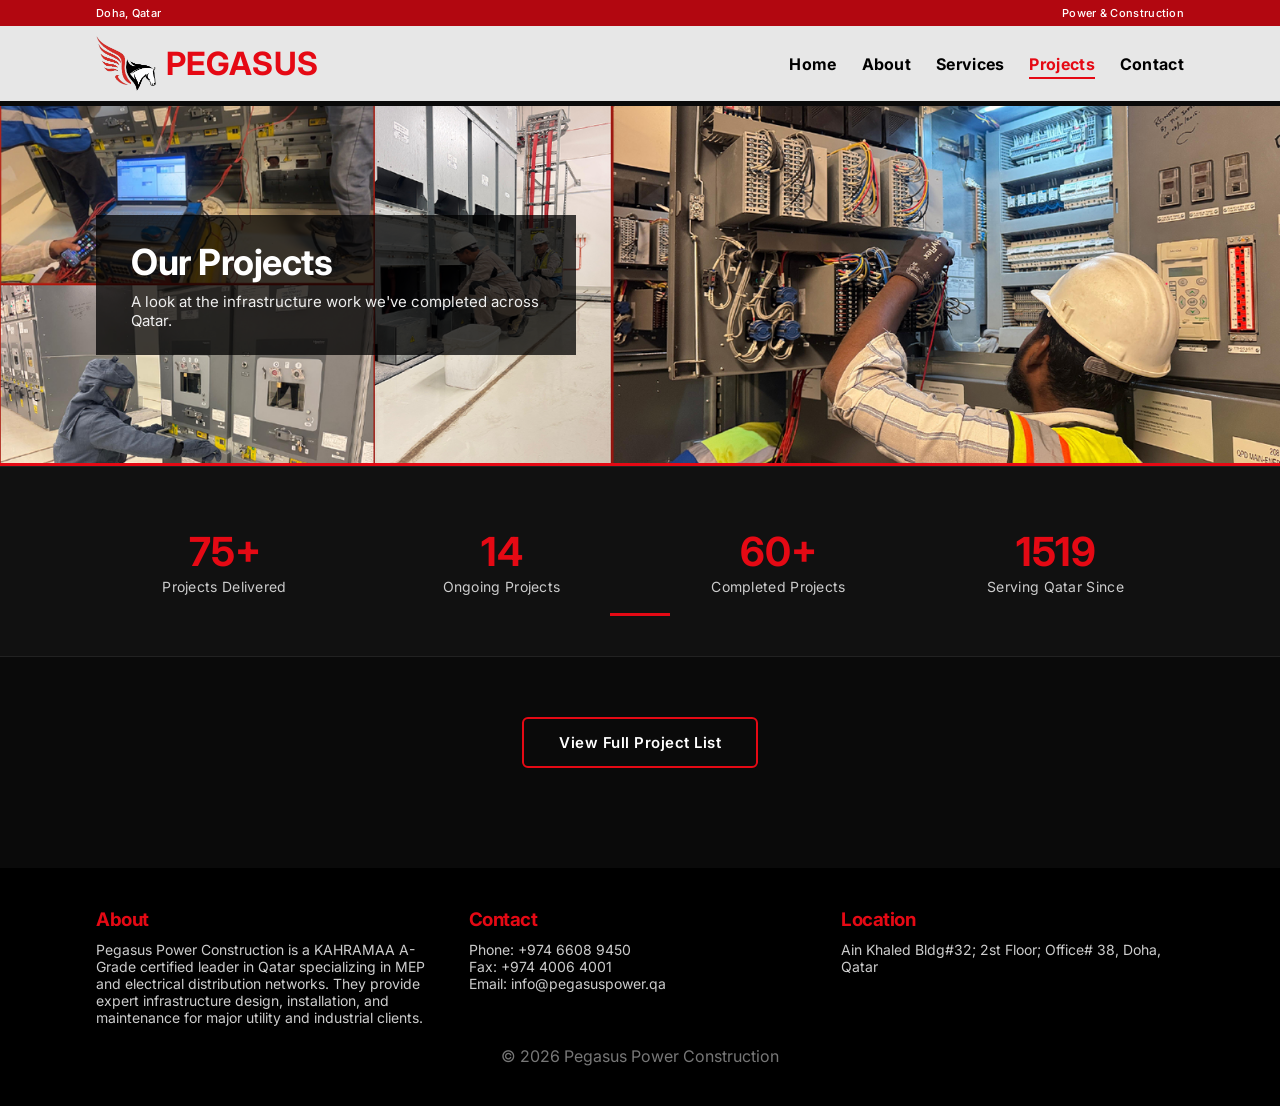
<file: projects.html>
<!DOCTYPE html>
<html lang="en">
<head>
<meta charset="UTF-8">
<meta name="viewport" content="width=device-width, initial-scale=1.0">
<title>Projects - Pegasus Power Construction</title>
<link rel="icon" type="image/png" href="images/logo.png">
<link rel="preconnect" href="https://fonts.googleapis.com">
<link rel="preconnect" href="https://fonts.gstatic.com" crossorigin>
<link href="https://fonts.googleapis.com/css2?family=Inter:wght@400;500;600;700&display=swap" rel="stylesheet">
<link rel="stylesheet" href="style.css">

<style>

/* FOOTER (page-specific override) */
footer {
    margin-top: 0;
}

@media (max-width: 768px) {
    .project-grid {
        grid-template-columns: 1fr;
    }
}

/* STATS STRIP */
.stats-strip {
    background: #111;
    padding: 60px 0;
    border-top: 1px solid #222;
    border-bottom: 1px solid #222;
}

.stats-grid {
    display: grid;
    grid-template-columns: repeat(4, 1fr);
    gap: 20px;
    text-align: center;
}

.stat-box .stat-number {
    font-size: 40px;
    font-weight: 700;
    color: #e50914;
    display: block;
}

.stat-box .stat-label {
    font-size: 14px;
    color: #ccc;
    margin-top: 5px;
    letter-spacing: 0.3px;
}

/* FULL LIST TOGGLE */
.full-list-toggle-wrap {
    text-align: center;
    padding: 60px 0 100px;
}

.full-list-toggle {
    display: inline-block;
    padding: 14px 35px;
    background: transparent;
    border: 2px solid #e50914;
    color: #fff;
    font-weight: 600;
    letter-spacing: 0.5px;
    border-radius: 6px;
    cursor: pointer;
    font-size: 15px;
    transition: 0.3s;
}

.full-list-toggle:hover {
    background: #e50914;
}

/* FULL LIST SECTION */
.full-list-section {
    display: none;
    padding: 50px 0 100px;
}

.full-list-section.open {
    display: block;
}

.list-tabs {
    display: flex;
    justify-content: center;
    gap: 15px;
    margin-bottom: 30px;
}

.list-tab {
    padding: 10px 25px;
    background: #111;
    border: 1px solid #333;
    color: #ccc;
    cursor: pointer;
    border-radius: 6px;
    font-weight: 600;
    font-size: 14px;
}

.list-tab.active {
    background: #e50914;
    color: white;
    border-color: #e50914;
}

.list-table-wrap {
    display: none;
    overflow-x: auto;
    border-radius: 10px;
    border: 1px solid #222;
}

.list-table-wrap.active {
    display: block;
}

table.project-table {
    width: 100%;
    border-collapse: collapse;
    font-size: 13px;
    min-width: 700px;
}

table.project-table th {
    background: #e50914;
    color: white;
    text-align: left;
    padding: 12px 15px;
    white-space: nowrap;
}

table.project-table td {
    padding: 10px 15px;
    border-bottom: 1px solid #222;
    color: #ddd;
}

table.project-table tr:nth-child(even) {
    background: #111;
}

table.project-table tr:hover {
    background: #1a1a1a;
}

@media (max-width: 768px) {
    .stats-grid {
        grid-template-columns: repeat(2, 1fr);
        gap: 30px;
    }
}
</style>

</head>

<body>

<div class="top-bar">
    <div class="container">
        <span>Doha, Qatar</span>
        <span>Power & Construction</span>
    </div>
</div>
<header id="header">
    <div class="container">
        <div class="logo-box">
            <img src="images/logo.png" alt="Pegasus Power Construction logo">
            <h1 class="logo-text">PEGASUS</h1>
        </div>

        <button class="nav-toggle" onclick="this.classList.toggle('active'); document.querySelector('nav').classList.toggle('open')">
            <span></span>
            <span></span>
            <span></span>
        </button>

        <nav>
            <ul>
                <li><a href="index.html">Home</a></li>
                <li><a href="about.html">About</a></li>
                <li><a href="services.html">Services</a></li>
                <li><a href="projects.html" class="active">Projects</a></li>
                <li><a href="contact.html">Contact</a></li>
            </ul>
        </nav>
    </div>
</header>

<!-- HERO -->
<section class="page-hero">
    <div class="container">
        <div class="hero-text-box">
            <h1>Our Projects</h1>
            <p>A look at the infrastructure work we've completed across Qatar.</p>
        </div>
    </div>
</section>

<!-- STATS STRIP -->
<section class="stats-strip fade">
    <div class="container stats-grid">
        <div class="stat-box">
            <span class="stat-number"><span class="count" data-target="100">0</span>+</span>
            <span class="stat-label">Projects Delivered</span>
        </div>
        <div class="stat-box">
            <span class="stat-number"><span class="count" data-target="19">0</span></span>
            <span class="stat-label">Ongoing Projects</span>
        </div>
        <div class="stat-box">
            <span class="stat-number"><span class="count" data-target="80">0</span>+</span>
            <span class="stat-label">Completed Projects</span>
        </div>
        <div class="stat-box">
            <span class="stat-number"><span class="count" data-target="2021">0</span></span>
            <span class="stat-label">Serving Qatar Since</span>
        </div>
    </div>
</section>

<!-- FULL LIST TOGGLE -->
<div class="full-list-toggle-wrap fade">
    <button class="full-list-toggle" onclick="document.querySelector('.full-list-section').classList.toggle('open')">
        View Full Project List
    </button>
</div>

<!-- FULL LIST -->
<section class="full-list-section">
    <div class="container">

        <div class="list-tabs">
            <button class="list-tab active" onclick="showList('ongoing')">Ongoing</button>
            <button class="list-tab" onclick="showList('completed')">Completed</button>
        </div>

        <div class="list-table-wrap active" id="ongoing-table">
            <table class="project-table">
                <thead>
                    <tr><th>Project Name</th><th>Work Description</th><th>Project Owner</th></tr>
                </thead>
                <tbody>
                    <tr><td>Reactive/Corrective Maintenance of 11KV Switchgear @QatarEnergy HQ-ABH District</td><td>11KV switchgear corrective maintenance</td><td>Qatar Energy</td></tr>
                    <tr><td>Cable Fault Locating Works</td><td>11kV & LV cable fault identification</td><td>ROOTS</td></tr>
                    <tr><td>Qetaifan Island</td><td>11kV (6 nos) substation equipment installation and T&C</td><td>Influx Services & Trading</td></tr>
                    <tr><td>Yasmeen City – Al Wadi</td><td>11kV substation supply, installation & T&C</td><td>ARIANE</td></tr>
                    <tr><td>Yasmeen City – Crescent</td><td>11kV substation supply, installation & T&C</td><td>Taameer Real Estate Projects</td></tr>
                    <tr><td>Al Waab Project (11KV)</td><td>11kV substation (6 nos) supply, installation & T&C</td><td>ABK for Projects and Development</td></tr>
                    <tr><td>Supply to RES002</td><td>11kV substation supply, installation & T&C</td><td>Al Wefaq Engineering & Contracting</td></tr>
                    <tr><td>Labour Accommodation – Al Rakb</td><td>11kV package substation with cabling, supply & installation, T&C</td><td>CAPACITY Trading & Contracting</td></tr>
                    <tr><td>Arab International Academy School</td><td>11kV substation installation & T&C</td><td>BOOM General Contractors WLL</td></tr>
                    <tr><td>Food Store</td><td>11kV substation supply, installation & T&C</td><td>Gulf International Enterprises</td></tr>
                    <tr><td>Glass Factory</td><td>11kV substation installation & T&C</td><td>Major Mulit M for Contracting</td></tr>
                    <tr><td>Qetaifan Island</td><td>11kV substation supply, installation & T&C</td><td>Al Jaber Engineering</td></tr>
                    <tr><td>Residential Apartment (3B+G+9) R02 – Al Erkyah</td><td>11kV substation supply, installation & T&C</td><td>Gulf Falcon Contracting Company</td></tr>
                    <tr><td>Al Meera Thumama</td><td>11kV substation supply, installation & T&C</td><td>Arabian Technical Petroleum Services</td></tr>
                    <tr><td>Supply to AP05 & AP20</td><td>LV cable termination incl. service connection (Pearl Qatar)</td><td>Al Seal Contracting & Trading Co WLL</td></tr>
                    <tr><td>Al Wadi 2 / Yasmeen City</td><td>11kV substation supply, installation & T&C</td><td>Sigma Contracting & Trading WLL</td></tr>
                    <tr><td>Cable Fault</td><td>11kV & LV cable fault identification</td><td>Al Jaryan Trading & Contracting</td></tr>
                    <tr><td>Labour Accommodation</td><td>11kV package substation with cabling, supply & installation, T&C</td><td>Mirage (Artan)</td></tr>
                </tbody>
            </table>
        </div>

        <div class="list-table-wrap" id="completed-table">
            <table class="project-table">
                <thead>
                    <tr><th>Project Name</th><th>Work Description</th><th>Project Owner</th></tr>
                </thead>
                <tbody>
                    <tr><td>Seliya Tower West Bay</td><td>11kV substation supply, installation & T&C</td><td>QMMC – The Qatari Modern Maintenance Co WLL</td></tr>
                    <tr><td>ERKIA R39</td><td>11kV substation supply, installation & T&C</td><td>Ariane Real Estate</td></tr>
                    <tr><td>ERKIA 52</td><td>11kV substation supply, installation & T&C</td><td>Arian RE</td></tr>
                    <tr><td>Lusail</td><td>11kV substation supply, installation & T&C</td><td>CGC</td></tr>
                    <tr><td>4-402-2012 (P)</td><td>11kV substation supply, installation & T&C</td><td>ARKAZ</td></tr>
                    <tr><td>4-402-2012 (W)</td><td>11kV substation supply, installation & T&C</td><td>ARKAZ</td></tr>
                    <tr><td>34-24-2017</td><td>11kV substation supply, installation & T&C</td><td>Al Israa</td></tr>
                    <tr><td>Lusail Stadium Landscaping</td><td>LV cable installation, termination</td><td>REDCO</td></tr>
                    <tr><td>Lusail Stadium Landscaping</td><td>LV cable installation, termination</td><td>REDCO</td></tr>
                    <tr><td>Erkiya – FO Repair</td><td>Fiber optic cable fault identification and repair</td><td>Ariane</td></tr>
                    <tr><td>Street Lighting</td><td>Street light pole installation incl. termination & commissioning</td><td>ROOTS</td></tr>
                    <tr><td>Water Works</td><td>LV cable installation, termination</td><td>Landworks</td></tr>
                    <tr><td>Erkia R05</td><td>11kV substation supply, installation & T&C</td><td>Al Arkiya Realestate</td></tr>
                    <tr><td>Erkiya R15</td><td>11kV substation supply, installation & T&C</td><td>Al Arkiya Realestate</td></tr>
                    <tr><td>Cable Supply</td><td>11kV substation supply, installation & T&C</td><td>Elite</td></tr>
                    <tr><td>Erkiya R34</td><td>11kV substation supply, installation & T&C</td><td>Badr</td></tr>
                    <tr><td>Vendome Mall</td><td>11kV substation supply, installation & T&C</td><td>Voltas</td></tr>
                    <tr><td>GRC Factory Im Msaieed</td><td>11kV substation supply, installation & T&C</td><td>Al Khayareen</td></tr>
                    <tr><td>RIW in Northern Area</td><td>11kV substation supply, installation & T&C</td><td>Al Muhannadi</td></tr>
                    <tr><td>Supply to MU08 – Fox Hills (Gulf Falcon)</td><td>11kV substation supply, installation & T&C</td><td>Gulf Falcon Contracting Company</td></tr>
                    <tr><td>House Connection – Alkhour</td><td>LV cable installation, termination incl. service connection</td><td>Ashgal</td></tr>
                    <tr><td>Street Lighting</td><td>Street light pole installation incl. termination & commissioning</td><td>Ariane</td></tr>
                    <tr><td>Oryx Building</td><td>11kV substation supply, installation & T&C</td><td>Qatar Airways</td></tr>
                    <tr><td>Cement Factory</td><td>11kV substation supply, installation & T&C</td><td>Global Energy</td></tr>
                    <tr><td>QNCC Panel Modification</td><td>LV panel modification</td><td>QNCC</td></tr>
                    <tr><td>Sand Wash Factory</td><td>11kV substation supply, installation & T&C</td><td>QNCC</td></tr>
                    <tr><td>HV Panels Protection Works</td><td>11kV panel relay protection testing</td><td>—</td></tr>
                    <tr><td>HV Panels Protection Works</td><td>11kV panel relay protection testing</td><td>MZK</td></tr>
                    <tr><td>Joint and Termination</td><td>Cable joint and termination</td><td>—</td></tr>
                    <tr><td>Erkiya Water Test</td><td>Water leakage testing</td><td>Ariane</td></tr>
                    <tr><td>Erkiya R10</td><td>11kV substation supply, installation & T&C</td><td>Marakez Facility Management</td></tr>
                    <tr><td>Erkiya R5 Single Cable Lay</td><td>Cable laying at Lusail</td><td>—</td></tr>
                    <tr><td>Marina COM33 – Sigma</td><td>11kV substation supply, installation & T&C</td><td>Sigma</td></tr>
                    <tr><td>Wasco</td><td>11kV substation supply, installation & T&C</td><td>High Frequency</td></tr>
                    <tr><td>Supply to D13 Building</td><td>11kV substation supply, installation & T&C</td><td>Al Wefaq Engineering & Contracting</td></tr>
                    <tr><td>Supply to Qatar Resin Factory</td><td>11kV substation supply, installation & T&C</td><td>Qatar Industrial Resins</td></tr>
                    <tr><td>Cable Fault & Joint HV</td><td>Cable fault & joint HV</td><td>Continental Trading Co. WLL</td></tr>
                    <tr><td>LV Work (Cable Tray & Termination)</td><td>LV work – cable tray & termination</td><td>Voltech Engineering WLL</td></tr>
                    <tr><td>Al Bareq Commercial Building</td><td>11kV substation supply, installation & T&C</td><td>Total Design Trading WLL</td></tr>
                    <tr><td>LV Work – Village Residential Building (2B+G+6)</td><td>Kahramaa LV inspection</td><td>QMMC – The Qatari Modern Maintenance Co WLL</td></tr>
                    <tr><td>Water Connection Al Wakra / Al Bouz</td><td>Kahramaa water meter inspection</td><td>Al Ghanim Trading & Cont Co WLL</td></tr>
                    <tr><td>LV Cable Connection</td><td>Kahramaa LV inspection</td><td>KTC – Key Technical International</td></tr>
                    <tr><td>Upgrade of KM Water Services</td><td>Kahramaa water meter inspection</td><td>Al Ghanim Trading & Cont Co WLL</td></tr>
                    <tr><td>Installation of Emergency TFSs</td><td>—</td><td>Influx Services & Trading</td></tr>
                    <tr><td>HV Installation</td><td>11kV panel installation</td><td>Borhanco Trading & Contracting</td></tr>
                    <tr><td>Transformer Maintenance</td><td>Transformer maintenance including testing</td><td>Fast Integrated Services</td></tr>
                    <tr><td>Transformer Test</td><td>Transformer test</td><td>Boom</td></tr>
                    <tr><td>Panel Modification and Cables Works</td><td>LV panel modification</td><td>AZMEP</td></tr>
                    <tr><td>Roya Garage Meter Shifting</td><td>Kahramaa electric meter shifting</td><td>—</td></tr>
                    <tr><td>Street Lighting Works</td><td>Street light pole installation incl. termination & commissioning</td><td>Mubadara</td></tr>
                    <tr><td>Adding Busbar</td><td>LV panel modification</td><td>Azemp</td></tr>
                    <tr><td>Brikstone Site</td><td>—</td><td>QTEC</td></tr>
                    <tr><td>Revalidation of KM Approval – R39</td><td>—</td><td>Ariane</td></tr>
                    <tr><td>Feeder Pillar Maintenance</td><td>—</td><td>Sinohydro CP1 Project</td></tr>
                    <tr><td>Supply to Veterinary & Laboratory (Vet Lab)</td><td>—</td><td>Elite Prime</td></tr>
                    <tr><td>Pneumatic Waste Collection</td><td>—</td><td>Al Aali International</td></tr>
                    <tr><td>Al Rakab Logistic Park (HBK)</td><td>—</td><td>Qatari German Switchgear Co</td></tr>
                    <tr><td>Al Moez Logistics</td><td>—</td><td>Qatari German Switchgear Co</td></tr>
                    <tr><td>Plot 2 in Jerry Al Samur (Gulf Falcon)</td><td>—</td><td>Qatari German Switchgear Co</td></tr>
                    <tr><td>Oasis Hotel Variation</td><td>—</td><td>Darwish</td></tr>
                    <tr><td>Labour Camp in Birkat Al Awamer</td><td>—</td><td>Borhanco</td></tr>
                    <tr><td>Stores in Birkat Al Awamer</td><td>—</td><td>Al Jazira Building & Construction</td></tr>
                    <tr><td>Replacing a Panel in the Airport (Linc FM)</td><td>—</td><td>Qatari German Switchgear Co</td></tr>
                    <tr><td>Katara Luxury Hotel (Cable Fault Locating)</td><td>—</td><td>Proman Project Management</td></tr>
                    <tr><td>Fox Hills RES14</td><td>—</td><td>Al Wefaq Engineering & Contracting</td></tr>
                    <tr><td>Fox Hills RES15</td><td>—</td><td>Al Wefaq Engineering & Contracting</td></tr>
                    <tr><td>Lusail SS 18865</td><td>—</td><td>ACE Elec</td></tr>
                    <tr><td>Labour Camp in Muaizer</td><td>—</td><td>Al Hayal</td></tr>
                    <tr><td>Erkiya R53</td><td>—</td><td>PAH Group</td></tr>
                    <tr><td>Feeder Pillar</td><td>—</td><td>Al Muhannadi</td></tr>
                    <tr><td>Electricity Meter Transfer</td><td>—</td><td>Le Merage City Walk</td></tr>
                    <tr><td>Insulation of Busbar (Airport)</td><td>—</td><td>Linc Facility Services</td></tr>
                    <tr><td>Jaidah Works</td><td>—</td><td>Jaidah Group</td></tr>
                    <tr><td>Maintenance for 1000KVA Dry TX in SS 28216</td><td>—</td><td>Fimco Int'l. Trad. & Cont. Co (WLL)</td></tr>
                    <tr><td>Cable Megger</td><td>—</td><td>ROOTS</td></tr>
                    <tr><td>Meter Relocation</td><td>—</td><td>Saieed Al Kaabi</td></tr>
                    <tr><td>HV Services</td><td>—</td><td>Ertibat</td></tr>
                    <tr><td>LV Services</td><td>—</td><td>Farid Al Abdullah</td></tr>
                    <tr><td>LV Connection</td><td>—</td><td>Burhanco</td></tr>
                    <tr><td>KM Handing Over</td><td>—</td><td>Al Manaa</td></tr>
                    <tr><td>TX Supply</td><td>—</td><td>ABK</td></tr>
                    <tr><td>LV Connection</td><td>—</td><td>Al Ganem</td></tr>
                    <tr><td>Street Lights Installation</td><td>—</td><td>Al Darwish</td></tr>
                    <tr><td>Jointing Works</td><td>—</td><td>QNCC</td></tr>
                </tbody>
            </table>
        </div>

    </div>
</section>

<!-- FOOTER -->
<footer>
    <div class="container footer-container">
        <div class="footer-box">
            <h3>About</h3>
            <p>Pegasus Power Construction is a KAHRAMAA A-Grade certified leader in Qatar specializing in MEP and electrical distribution networks. They provide expert infrastructure design, installation, and maintenance for major utility and industrial clients.</p>
        </div>

        <div class="footer-box">
            <h3>Contact</h3>
            <p>Phone: +974 6608 9450</p>
            <p>Fax: +974 4006 4001</p>
            <p>Email: info@pegasuspower.qa</p>
        </div>

        <div class="footer-box">
            <h3>Location</h3>
            <p>Ain Khaled Bldg#32; 2st Floor; Office# 38, Doha, Qatar</p>
        </div>
    </div>

    <div class="footer-bottom">
        © 2026 Pegasus Power Construction
    </div>
</footer>

<script src="script.js"></script>

<script>
function showList(type) {
    document.querySelectorAll('.list-tab').forEach(tab => tab.classList.remove('active'));
    document.querySelectorAll('.list-table-wrap').forEach(table => table.classList.remove('active'));

    if (type === 'ongoing') {
        document.querySelectorAll('.list-tab')[0].classList.add('active');
        document.getElementById('ongoing-table').classList.add('active');
    } else {
        document.querySelectorAll('.list-tab')[1].classList.add('active');
        document.getElementById('completed-table').classList.add('active');
    }
}
</script>

<script>
function animateCounters() {
    document.querySelectorAll('.stat-number .count').forEach(counter => {
        const target = parseInt(counter.getAttribute('data-target'), 10);
        const duration = 1500;
        const startTime = performance.now();

        function update(now) {
            const progress = Math.min((now - startTime) / duration, 1);
            counter.textContent = Math.floor(progress * target);
            if (progress < 1) {
                requestAnimationFrame(update);
            } else {
                counter.textContent = target;
            }
        }

        requestAnimationFrame(update);
    });
}

let countersStarted = false;
const statsObserver = new IntersectionObserver((entries) => {
    entries.forEach(entry => {
        if (entry.isIntersecting && !countersStarted) {
            countersStarted = true;
            animateCounters();
            statsObserver.disconnect();
        }
    });
}, { threshold: 0.4 });

statsObserver.observe(document.querySelector('.stats-strip'));
</script>

</body>
</html>
</file>
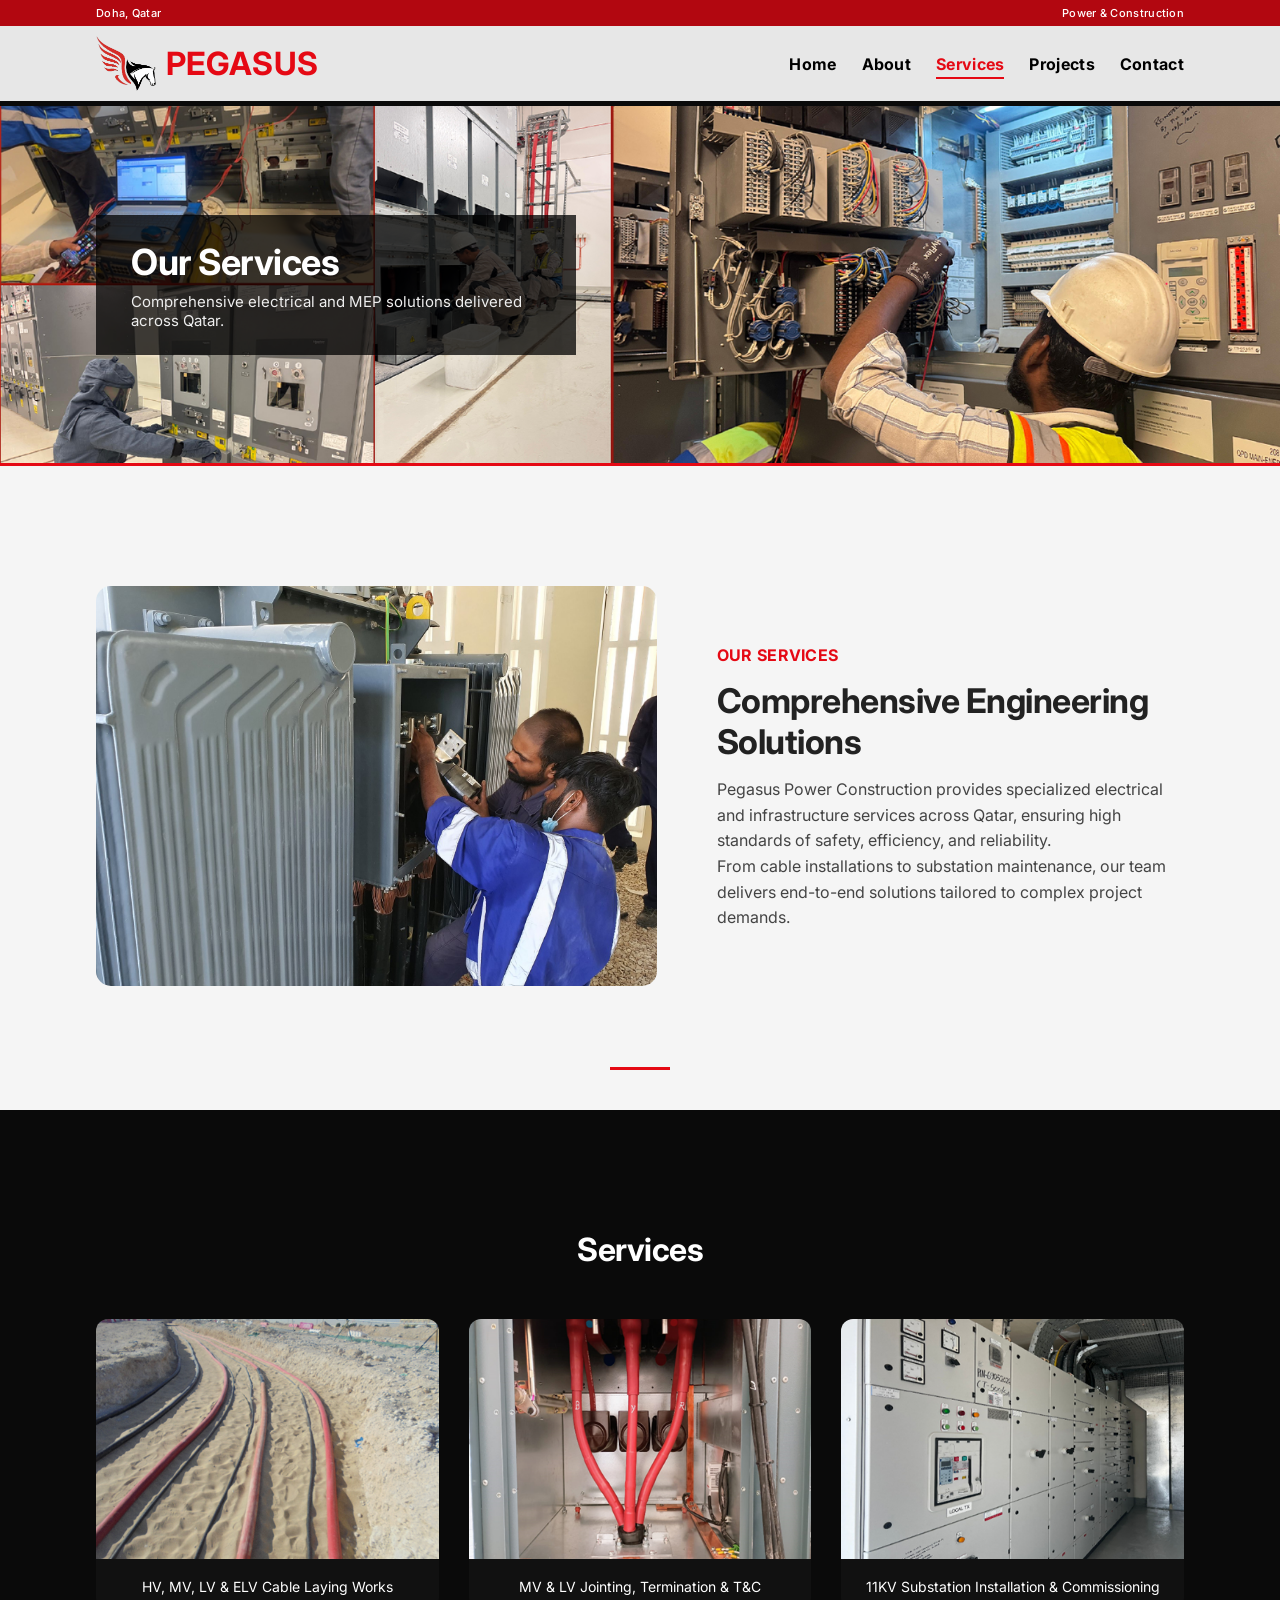
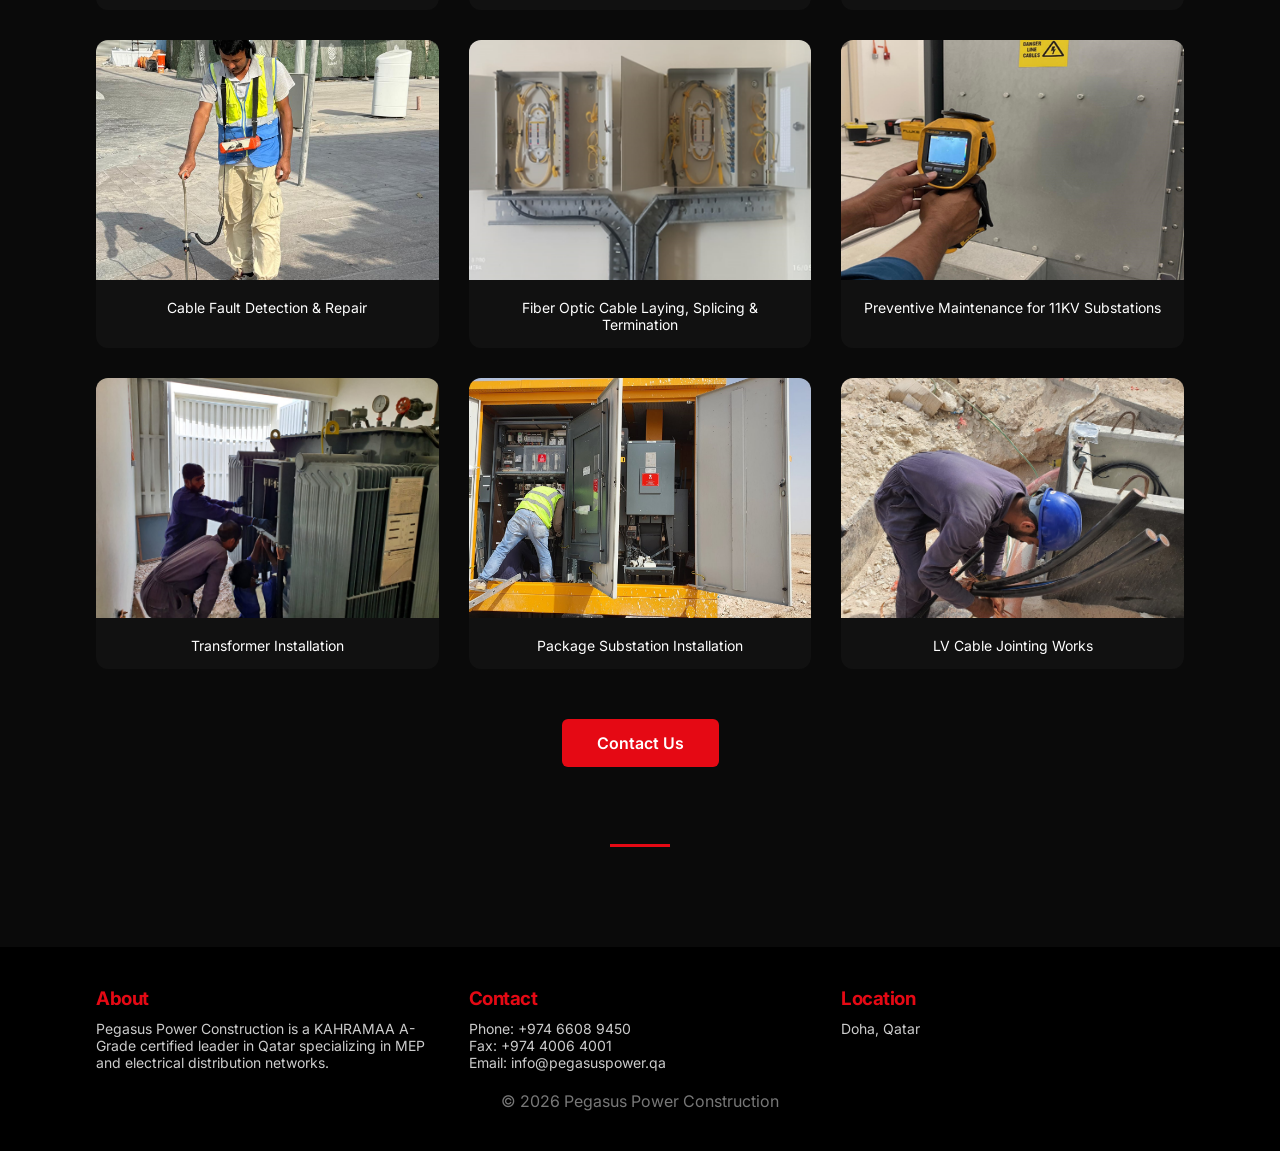
<file: services.html>
<!DOCTYPE html>
<html lang="en">
<head>
<meta charset="UTF-8">
<meta name="viewport" content="width=device-width, initial-scale=1.0">
<title>Services - Pegasus Power Construction</title>
<link rel="icon" type="image/png" href="images/logo.png">
<link rel="preconnect" href="https://fonts.googleapis.com">
<link rel="preconnect" href="https://fonts.gstatic.com" crossorigin>
<link href="https://fonts.googleapis.com/css2?family=Inter:wght@400;500;600;700&display=swap" rel="stylesheet">
<link rel="stylesheet" href="style.css">

<style>

/* SECTIONS */
section {
    padding: 120px 0;
}

/* INTRO SECTION */
.services-intro {
    background: #f5f5f5;
    color: #222;
}

.intro-grid {
    display: grid;
    grid-template-columns: 1.2fr 1fr;
    gap: 60px;
    align-items: center;
}

.intro-image img {
    width: 100%;
    height: 400px;
    object-fit: cover;
    border-radius: 15px;
}

.section-tag {
    color: #e50914;
    font-weight: bold;
}

.intro-text h2 {
    font-size: 34px;
    margin: 15px 0;
}

.intro-text p {
    color: #444;
    line-height: 1.6;
}

/* DARK SERVICES GRID */
.services-dark {
    background: #0a0a0a;
}

.section-title {
    text-align: center;
    margin-bottom: 50px;
    font-size: 32px;
}

.services-grid {
    display: grid;
    grid-template-columns: repeat(3, 1fr);
    gap: 30px;
    min-width: 0;
}

.service-card {
    min-width: 0;
}

/* CARD */
.service-card {
    background: #111;
    border-radius: 12px;
    overflow: hidden;
    transition: 0.3s;
}

.service-card img {
    width: 100%;
    height: 240px;
    object-fit: cover;
}

.service-card p {
    padding: 15px;
    font-size: 14px;
    color: #ffffff;
    text-align: center;
}

.service-card:hover {
    transform: translateY(-8px);
    box-shadow: 0 10px 25px rgba(0,0,0,0.4);
}

/* CTA BUTTON UNDER SERVICES */
.services-cta {
    text-align: center;
    margin-top: 50px;
}

.cta-btn {
    display: inline-block;
    padding: 14px 35px;
    background: #e50914;
    color: white;
    text-decoration: none;
    font-weight: 600;
    border-radius: 6px;
    transition: 0.3s;
}

.cta-btn:hover {
    background: #b20710;
    transform: translateY(-2px);
}

/* FOOTER (page-specific override) */
footer {
    margin-top: 60px;
}

@media (max-width: 768px) {

    /* INTRO GRID */
    .intro-grid {
        grid-template-columns: 1fr;
    }

    .intro-image img {
        height: 250px;
    }

    /* SERVICES GRID */
    .services-grid {
        grid-template-columns: 1fr;
    }
}
</style>
</head>

<body>

<div class="top-bar">
    <div class="container">
        <span>Doha, Qatar</span>
        <span>Power & Construction</span>
    </div>
</div>
<header id="header">
    <div class="container">
        <div class="logo-box">
            <img src="images/logo.png" alt="Pegasus Power Construction logo">
            <h1 class="logo-text">PEGASUS</h1>
        </div>

        <button class="nav-toggle" onclick="this.classList.toggle('active'); document.querySelector('nav').classList.toggle('open')">
            <span></span>
            <span></span>
            <span></span>
        </button>

        <nav>
            <ul>
                <li><a href="index.html">Home</a></li>
                <li><a href="about.html">About</a></li>
                <li><a href="services.html" class="active">Services</a></li>
                <li><a href="projects.html">Projects</a></li>
                <li><a href="contact.html">Contact</a></li>
            </ul>
        </nav>
    </div>
</header>

<!-- HERO -->
<section class="page-hero">
    <div class="container">
        <div class="hero-text-box">
            <h1>Our Services</h1>
            <p>Comprehensive electrical and MEP solutions delivered across Qatar.</p>
        </div>
    </div>
</section>

<!-- INTRO -->
<section class="services-intro">
    <div class="container intro-grid fade">

        <div class="intro-image">
            <img src="images/services1.jpg" alt="Pegasus engineers working on electrical infrastructure">
        </div>

        <div class="intro-text">
            <span class="section-tag">OUR SERVICES</span>
            <h2>Comprehensive Engineering Solutions</h2>
            <p>
                Pegasus Power Construction provides specialized electrical and
                infrastructure services across Qatar, ensuring high standards
                of safety, efficiency, and reliability.
            </p>
            <p>
                From cable installations to substation maintenance, our team
                delivers end-to-end solutions tailored to complex project demands.
            </p>
        </div>

    </div>
</section>

<!-- SERVICES GRID -->
<section class="services-dark">
    <div class="container">
        <h2 class="section-title">Services</h2>

        <div class="services-grid fade">

            <div class="service-card">
                <img src="images/HV.png" alt="HV, MV, LV & ELV cable laying works">
                <p>HV, MV, LV & ELV Cable Laying Works</p>
            </div>

            <div class="service-card">
                <img src="images/MVLV.png" alt="MV & LV jointing, termination and T&C">
                <p>MV & LV Jointing, Termination & T&C</p>
            </div>

            <div class="service-card">
                <img src="images/11kvindoor.png" alt="11KV substation installation and commissioning">
                <p>11KV Substation Installation & Commissioning</p>
            </div>

            <div class="service-card">
                <img src="images/CableFaultLocating.jpeg" alt="Cable fault detection and repair">
                <p>Cable Fault Detection & Repair</p>
            </div>

            <div class="service-card">
                <img src="images/fibreopticlaying.png" alt="Fiber optic cable laying, splicing and termination">
                <p>Fiber Optic Cable Laying, Splicing & Termination</p>
            </div>

            <div class="service-card">
                <img src="images/prevention.png" alt="Preventive maintenance for 11KV substations">
                <p>Preventive Maintenance for 11KV Substations</p>
            </div>

            <div class="service-card">
                <img src="images/TransformerInstallation.jpeg" alt="Transformer installation">
                <p>Transformer Installation</p>
            </div>

            <div class="service-card">
                <img src="images/packagess.jpg" alt="Package substation installation">
                <p>Package Substation Installation</p>
            </div>

            <div class="service-card">
                <img src="images/cablejoint.jpeg" alt="LV cable jointing works">
                <p>LV Cable Jointing Works</p>
            </div>
        </div>
        <div class="services-cta">
            <a href="contact.html" class="cta-btn">Contact Us</a>
        </div>
    </div>
</section>

<!-- FOOTER -->
<footer>
    <div class="container footer-container">
        <div class="footer-box">
            <h3>About</h3>
            <p>Pegasus Power Construction is a KAHRAMAA A-Grade certified leader in Qatar specializing in MEP and electrical distribution networks.</p>
        </div>

        <div class="footer-box">
            <h3>Contact</h3>
            <p>Phone: +974 6608 9450</p>
            <p>Fax: +974 4006 4001</p>
            <p>Email: info@pegasuspower.qa</p>
        </div>

        <div class="footer-box">
            <h3>Location</h3>
            <p>Doha, Qatar</p>
        </div>
    </div>

    <div class="footer-bottom">
        © 2026 Pegasus Power Construction
    </div>
</footer>

<script src="script.js"></script>

</body>
</html>
</file>
<file: style.css>
* {
    margin: 0;
    padding: 0;
    box-sizing: border-box;
    font-family: 'Inter', sans-serif;
}

h1, h2, h3 {
    font-weight: 700;
    letter-spacing: -0.5px;
}

.logo-text, nav ul li a, .section-tag {
    letter-spacing: 0.3px;
}

body {
    background: #0a0a0a;
    color: #fff;
    padding-top: 106px;
}

/* TOP INFO BAR */
.top-bar {
    position: fixed;
    top: 0;
    left: 0;
    width: 100%;
    height: 26px;
    background: #b20710;
    color: #fff;
    z-index: 1001;
    display: flex;
    align-items: center;
}

.top-bar .container {
    display: flex;
    justify-content: space-between;
    align-items: center;
    font-size: 11px;
    font-weight: 500;
    letter-spacing: 0.3px;
}

/* CONTAINER */
.container {
    width: 85%;
    margin: auto;
}

/* HERO */
.page-hero {
    height: 40vh;
    background: url('images/Sections3.jpg') center/cover no-repeat;
    display: flex;
    align-items: center;
    position: relative;
    border-bottom: 3px solid #e50914;
}

.page-hero .container {
    display: flex;
    align-items: center;
    margin: 0 auto;
}

.hero-text-box {
    background: rgba(0,0,0,0.75);
    padding: 25px 35px;
    max-width: 480px;
    position: relative;
    z-index: 2;
}

.hero-text-box h1 {
    font-size: 36px;
    margin-bottom: 8px;
}

.hero-text-box p {
    font-size: 15px;
    color: #eee;
    margin: 0;
}

/* HEADER */
header {
    position: fixed;
    width: 100%;
    top: 26px;
    background: rgba(255, 255, 255, 0.9);
    padding: 10px 0;
    z-index: 1000;
    transition: 0.3s;
}

header.scrolled {
    padding: 2px 0;
}

header .container {
    display: flex;
    justify-content: space-between;
    align-items: center;
}

.logo-box {
    display: flex;
    align-items: center;
}

.logo-box img {
    width: 60px;
    margin-right: 10px;
    transition: 0.3s;
}

header.scrolled .logo-box img {
    width: 45px;
}

.logo-text {
    color: #e50914;
    font-weight: bold;
}

/* NAV */
nav ul {
    display: flex;
    list-style: none;
}

nav ul li {
    margin-left: 25px;
}

nav ul li a {
    text-decoration: none;
    color: rgb(0, 0, 0);
    position: relative;
    font-weight: bold;
}

nav ul li a::after {
    content: "";
    width: 0%;
    height: 2px;
    background: #e50914;
    position: absolute;
    bottom: -5px;
    left: 0;
    transition: 0.3s;
}

nav ul li a:hover::after {
    width: 100%;
}

nav ul li a.active {
    color: #e50914;
}

nav ul li a.active::after {
    width: 100%;
}

.nav-toggle {
    display: none;
    background: none;
    border: none;
    padding: 5px;
    cursor: pointer;
}

/* ANIMATIONS */
.fade {
    opacity: 0;
    transform: translateY(40px);
    transition: all 0.8s ease;
}

.fade.show {
    opacity: 1;
    transform: translateY(0);
}

/* FOOTER */
footer {
    background: #000;
    padding: 40px 0;
}

.footer-container {
    display: grid;
    grid-template-columns: repeat(auto-fit, minmax(250px, 1fr));
    gap: 30px;
}

.footer-box h3 {
    color: #e50914;
    margin-bottom: 10px;
}

.footer-box p {
    color: #ccc;
    font-size: 14px;
}

.footer-bottom {
    text-align: center;
    margin-top: 20px;
    color: #777;
}

/* SECTION DIVIDER LINE */
section {
    position: relative;
}

section:not(.page-hero)::after {
    content: "";
    width: 60px;
    height: 3px;
    background: #e50914;
    position: absolute;
    bottom: 40px;
    left: 50%;
    transform: translateX(-50%);
}

/* MOBILE */
@media (max-width: 768px) {

    body {
        padding-top: 82px;
    }

    .top-bar {
        height: 22px;
    }

    .top-bar .container {
        font-size: 10px;
    }

    header {
        top: 22px;
    }

    .nav-toggle {
        display: flex;
        flex-direction: column;
        gap: 5px;
        cursor: pointer;
        z-index: 1100;
    }

    .nav-toggle span {
        width: 25px;
        height: 3px;
        background: #000;
        display: block;
        transition: 0.3s;
    }

    nav {
        display: none;
        position: absolute;
        top: 100%;
        left: 0;
        width: 100%;
        background: white;
        padding: 20px 0;
        box-shadow: 0 5px 15px rgba(0,0,0,0.1);
    }

    nav.open {
        display: block;
    }

    nav ul {
        flex-direction: column;
        align-items: center;
        gap: 15px;
    }

    nav ul li {
        margin: 0;
    }

    .footer-container {
        grid-template-columns: 1fr;
    }
}
</file>
